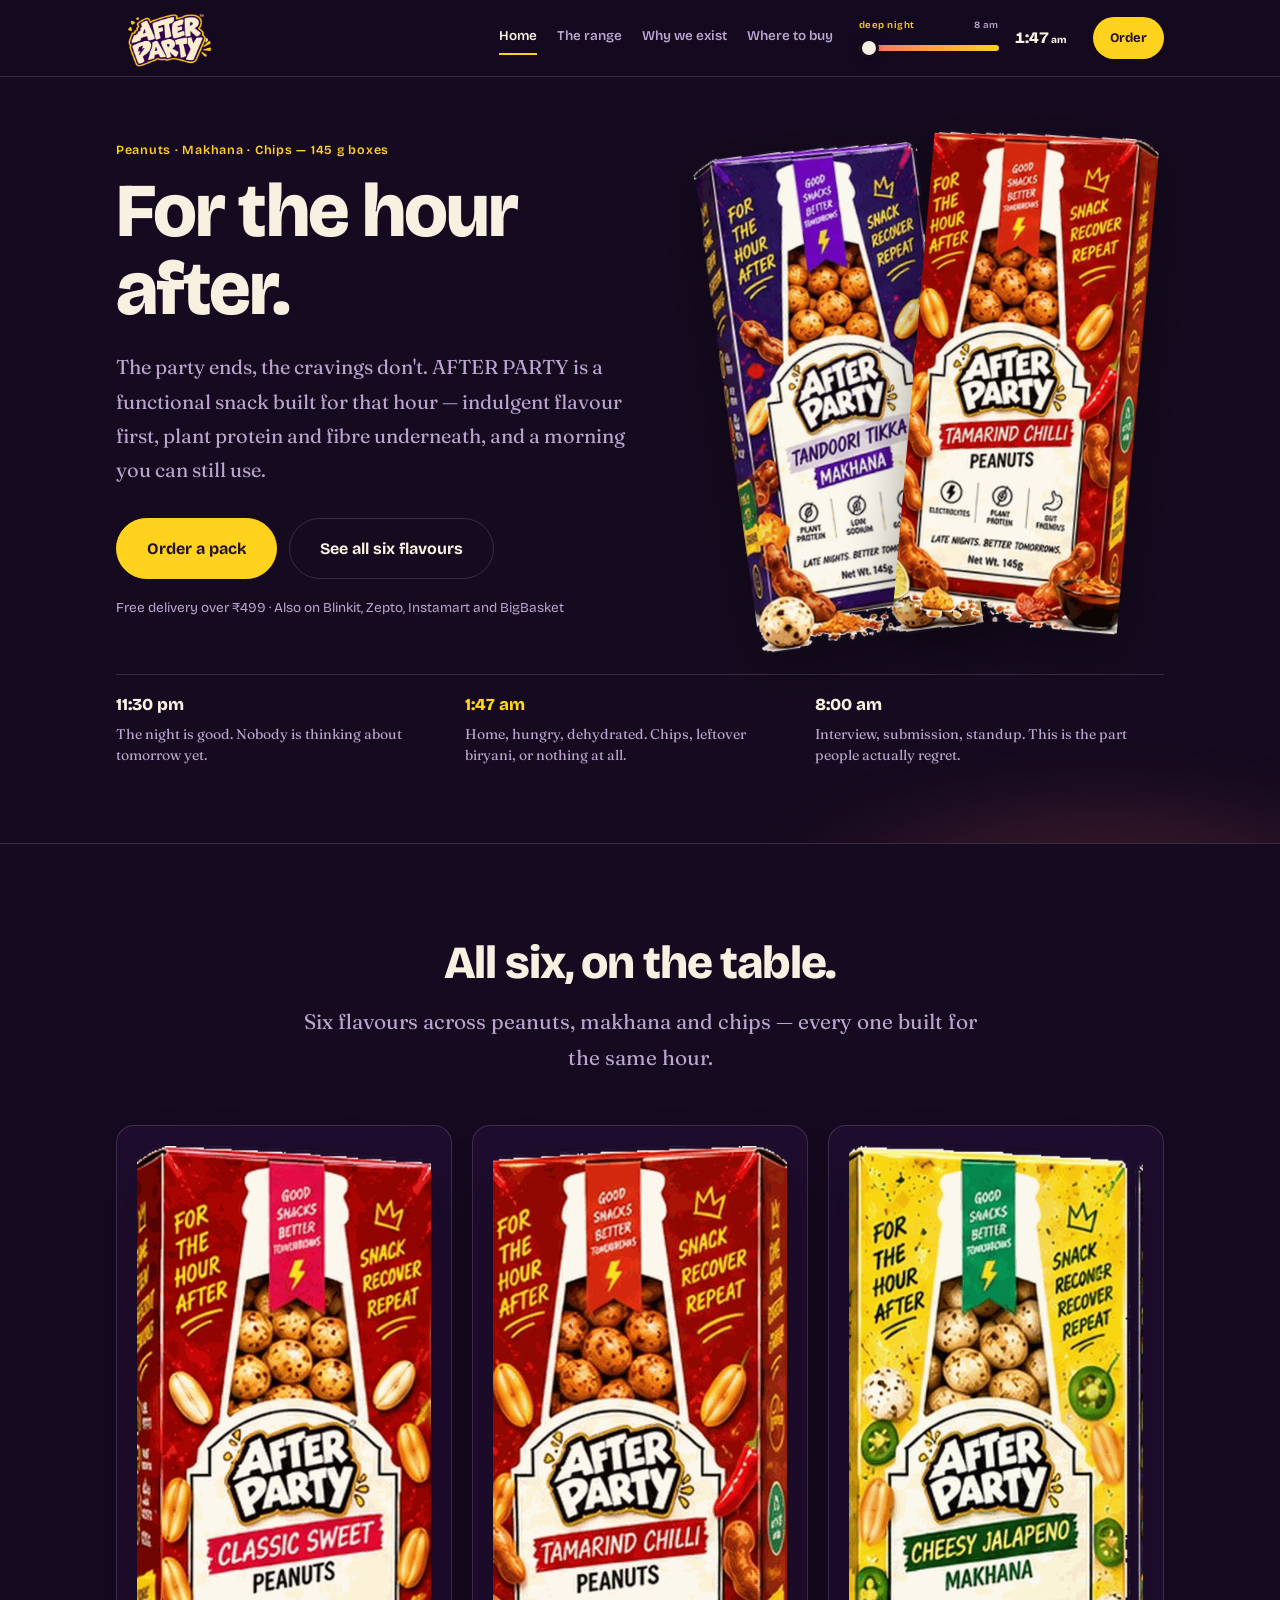
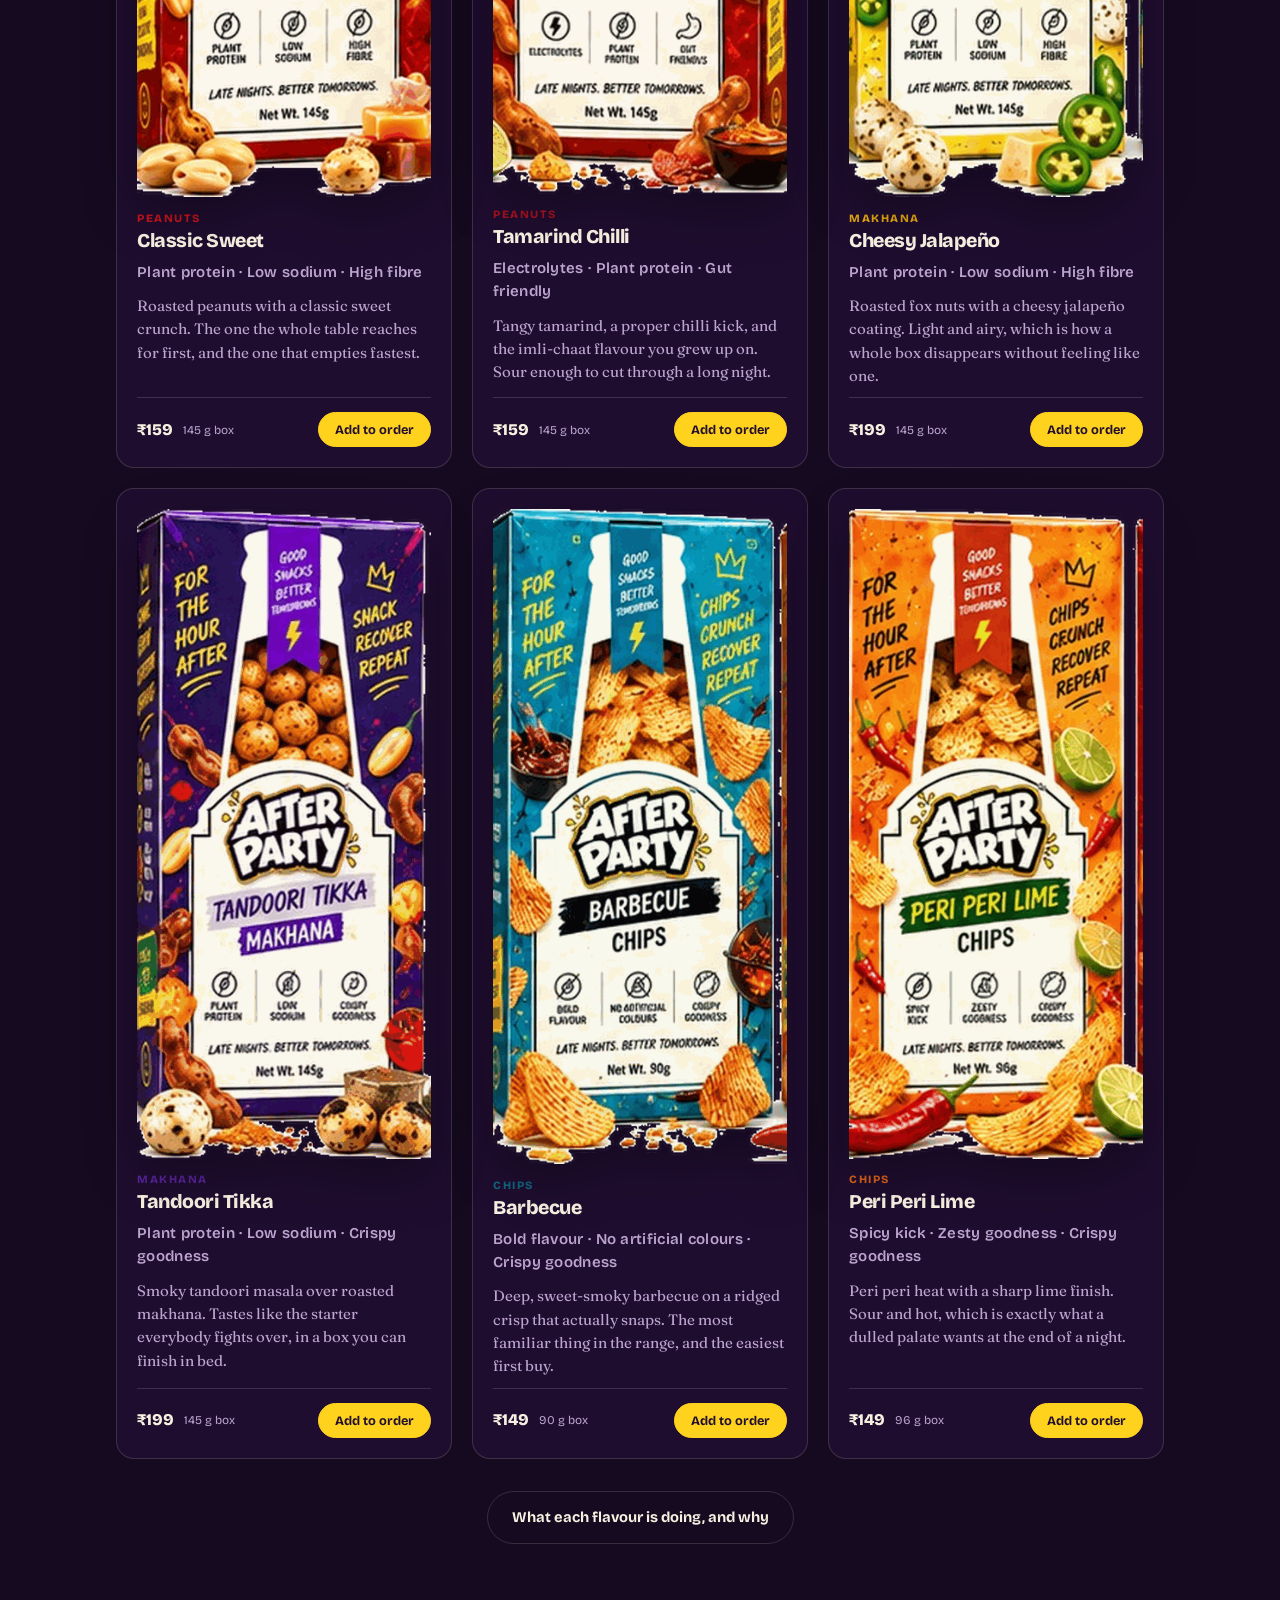
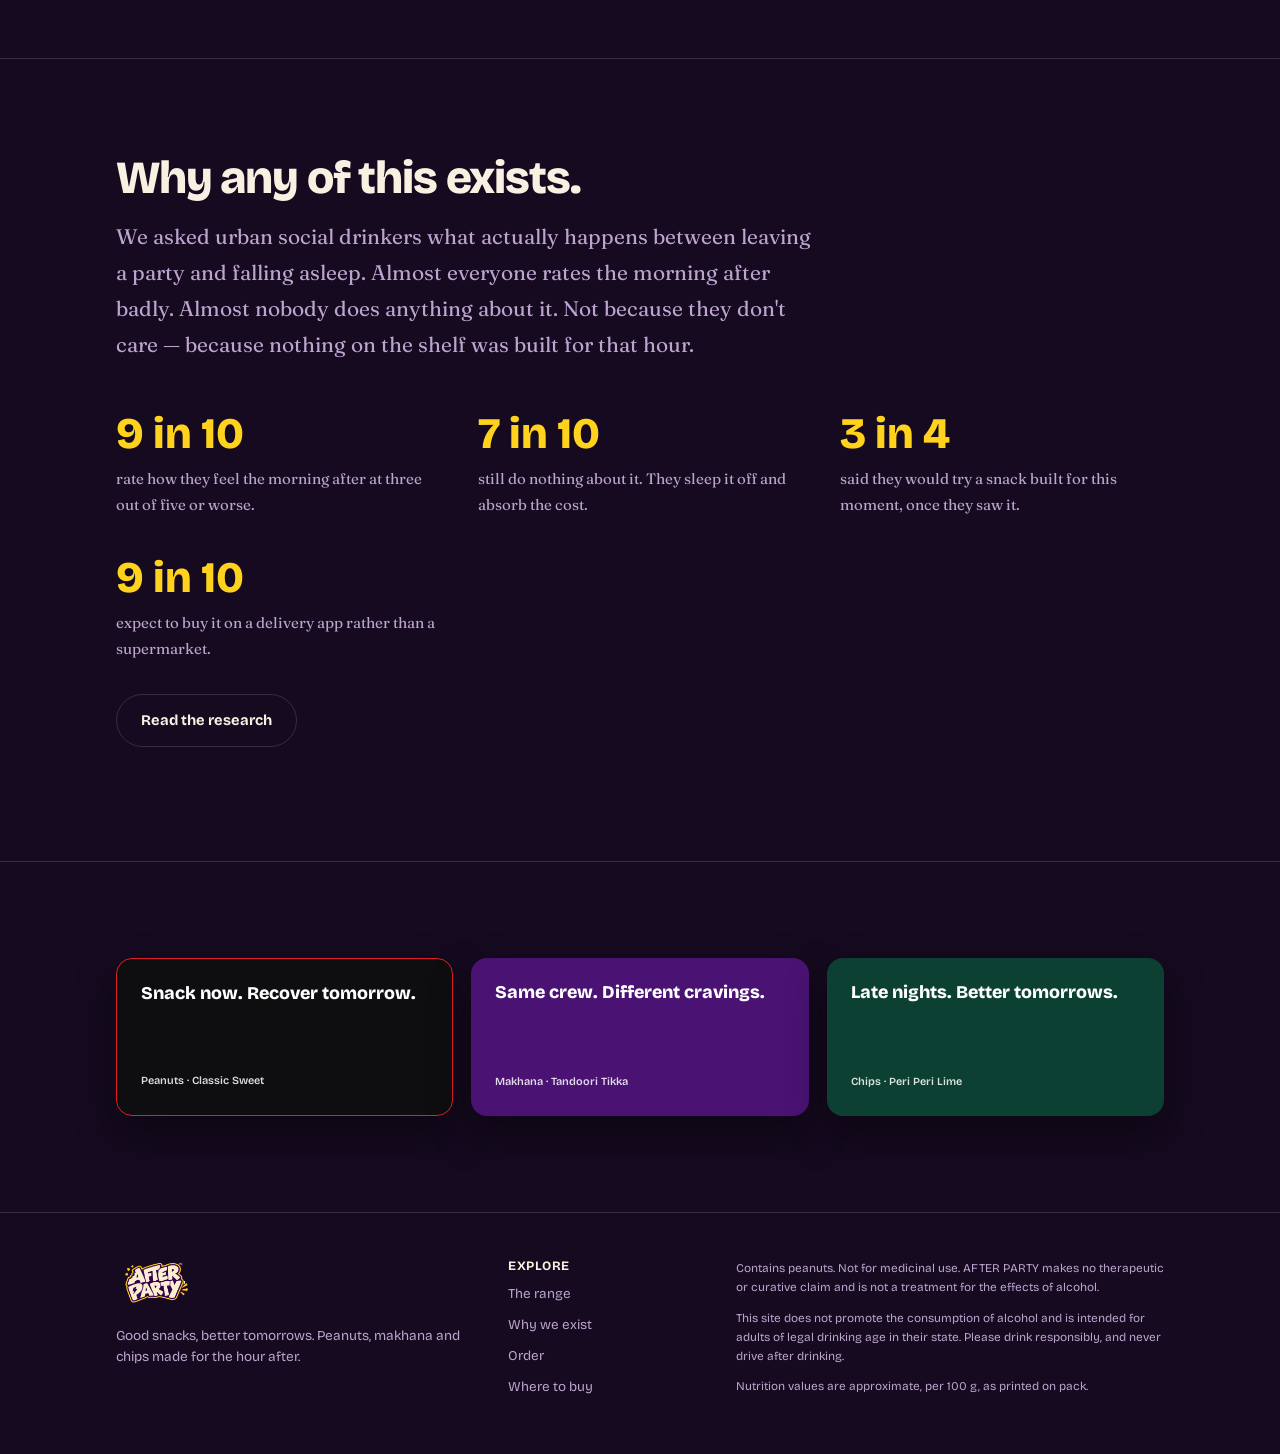
<file: index.html>
<!DOCTYPE html>
<html lang="en">
<head>
<meta charset="utf-8" />
<meta name="viewport" content="width=device-width, initial-scale=1" />
<title>AFTER PARTY — good snacks, better tomorrows</title>
<meta name="description" content="AFTER PARTY makes peanuts for the hour after a night out. Three flavours, plant protein, high fibre. Order direct or find us on Blinkit, Zepto, Instamart and BigBasket." />
<meta name="theme-color" content="#1A0B24" />
<meta property="og:title" content="AFTER PARTY — good snacks, better tomorrows" />
<meta property="og:description" content="Peanuts for the hour after. Three flavours, 145 g, delivered." />
<link rel="preconnect" href="https://fonts.googleapis.com">
<link rel="preconnect" href="https://fonts.gstatic.com" crossorigin>
<link href="https://fonts.googleapis.com/css2?family=Bricolage+Grotesque:opsz,wght@12..96,400;12..96,600;12..96,800&family=Fraunces:ital,opsz,wght@0,9..144,400;0,9..144,600;1,9..144,400&display=swap" rel="stylesheet">
<link rel="icon" href="data:image/svg+xml,<svg xmlns='http://www.w3.org/2000/svg' viewBox='0 0 100 100'><rect width='100' height='100' rx='22' fill='%233A0B3F'/><path d='M55 18 L34 54 h14 l-6 30 22-38 h-14 z' fill='%23FFD21E'/></svg>">
<link rel="stylesheet" href="styles.css">
</head>
<body>
<a class="skip" href="#main">Skip to content</a>

<header>
  <div class="wrap bar">
    <a class="mark" href="index.html"><img src="logo.png" alt="AFTER PARTY" /></a>
    <nav>
      <a href="index.html" aria-current="page">Home</a>
      <a href="product.html">The range</a>
      <a href="story.html">Why we exist</a>
      <a href="stockists.html">Where to buy</a>
    </nav>
    <div class="dial">
      <div class="dialtrack">
        <div class="cap"><span id="dialcap">deep night</span><span>8 am</span></div>
        <input id="time" type="range" min="0" max="3" value="0" step="1" list="timestops" aria-label="Move the night forward to the morning after" />
        <datalist id="timestops"><option value="0"></option><option value="1"></option><option value="2"></option><option value="3"></option></datalist>
      </div>
      <div class="clock" id="clock">1:47<span style="font-size:.62em"> am</span></div>
    </div>
    <a class="cartlink" href="order.html" data-cartcount>Order</a>
  </div>
</header>

<main id="main">

<section class="hero">
  <div class="wrap">
    <div class="herogrid">
      <div>
        <p class="hint">Peanuts · Makhana · Chips — 145 g boxes</p>
        <h1>For the hour after.</h1>
        <p class="heroline">The party ends, the cravings don't. AFTER PARTY is a functional snack built for that hour — indulgent flavour first, plant protein and fibre underneath, and a morning you can still use.</p>
        <div class="cta">
          <a class="btn big" href="order.html">Order a pack</a>
          <a class="btn ghost big" href="product.html">See all six flavours</a>
        </div>
        <p class="small" style="margin-top:18px">Free delivery over ₹499 · Also on Blinkit, Zepto, Instamart and BigBasket</p>
      </div>
      <div class="herostack" id="herostack" aria-hidden="true"></div>
    </div>

    <div class="timeline">
      <div><b>11:30 pm</b><p>The night is good. Nobody is thinking about tomorrow yet.</p></div>
      <div><b>1:47 am</b><p>Home, hungry, dehydrated. Chips, leftover biryani, or nothing at all.</p></div>
      <div><b>8:00 am</b><p>Interview, submission, standup. This is the part people actually regret.</p></div>
    </div>
  </div>
</section>

<section class="sec">
  <div class="wrap">
    <div class="head center" style="text-align:center">
      <h2>All six, on the table.</h2>
      <p class="lede" style="margin-inline:auto">Six flavours across peanuts, makhana and chips — every one built for the same hour.</p>
    </div>
    <div class="skus" data-range></div>
    <p class="center" style="margin-top:32px"><a class="btn ghost" href="product.html">What each flavour is doing, and why</a></p>
  </div>
</section>

<section class="sec">
  <div class="wrap">
    <div class="head">
      <h2>Why any of this exists.</h2>
      <p class="lede">We asked urban social drinkers what actually happens between leaving a party and falling asleep. Almost everyone rates the morning after badly. Almost nobody does anything about it. Not because they don't care — because nothing on the shelf was built for that hour.</p>
    </div>
    <div class="grid2">
      <div class="stat"><b>9 in 10</b><p>rate how they feel the morning after at three out of five or worse.</p></div>
      <div class="stat"><b>7 in 10</b><p>still do nothing about it. They sleep it off and absorb the cost.</p></div>
      <div class="stat"><b>3 in 4</b><p>said they would try a snack built for this moment, once they saw it.</p></div>
      <div class="stat"><b>9 in 10</b><p>expect to buy it on a delivery app rather than a supermarket.</p></div>
    </div>
    <p style="margin-top:32px"><a class="btn ghost" href="story.html">Read the research</a></p>
  </div>
</section>

<section class="sec">
  <div class="wrap">
    <div class="tiles">
      <div class="tile a"><p>Snack now. Recover tomorrow.</p><span>Peanuts · Classic Sweet</span></div>
      <div class="tile b"><p>Same crew. Different cravings.</p><span>Makhana · Tandoori Tikka</span></div>
      <div class="tile c"><p>Late nights. Better tomorrows.</p><span>Chips · Peri Peri Lime</span></div>
    </div>
  </div>
</section>

</main>

<footer>
  <div class="wrap fgrid">
    <div>
      <img src="logo.png" alt="AFTER PARTY" />
      <p class="small">Good snacks, better tomorrows. Peanuts, makhana and chips made for the hour after.</p>
    </div>
    <div>
      <h4>EXPLORE</h4>
      <ul>
        <li><a href="product.html">The range</a></li>
        <li><a href="story.html">Why we exist</a></li>
        <li><a href="order.html">Order</a></li>
        <li><a href="stockists.html">Where to buy</a></li>
      </ul>
    </div>
    <div class="legal">
      <p>Contains peanuts. Not for medicinal use. AFTER PARTY makes no therapeutic or curative claim and is not a treatment for the effects of alcohol.</p>
      <p>This site does not promote the consumption of alcohol and is intended for adults of legal drinking age in their state. Please drink responsibly, and never drive after drinking.</p>
      <p>Nutrition values are approximate, per 100 g, as printed on pack.</p>
    </div>
  </div>
</footer>

<script src="app.js"></script>
</body>
</html>
</file>
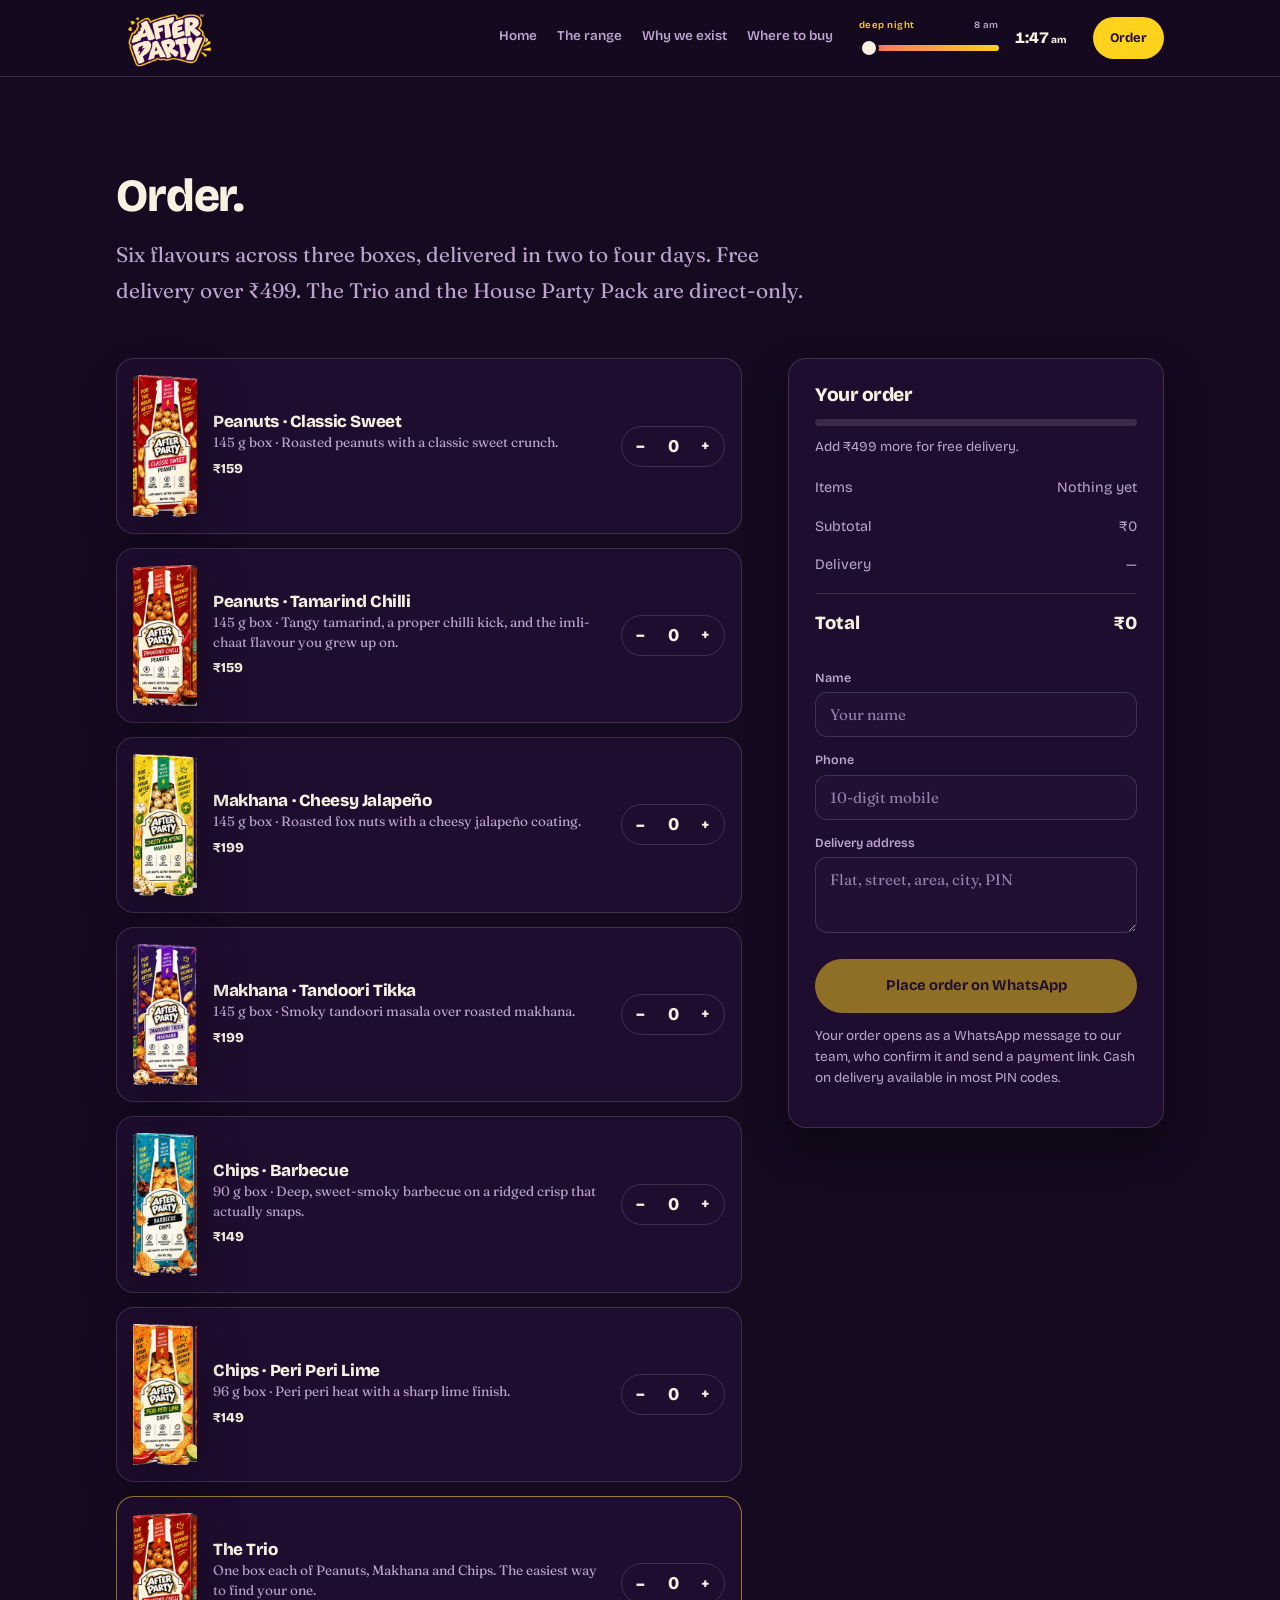
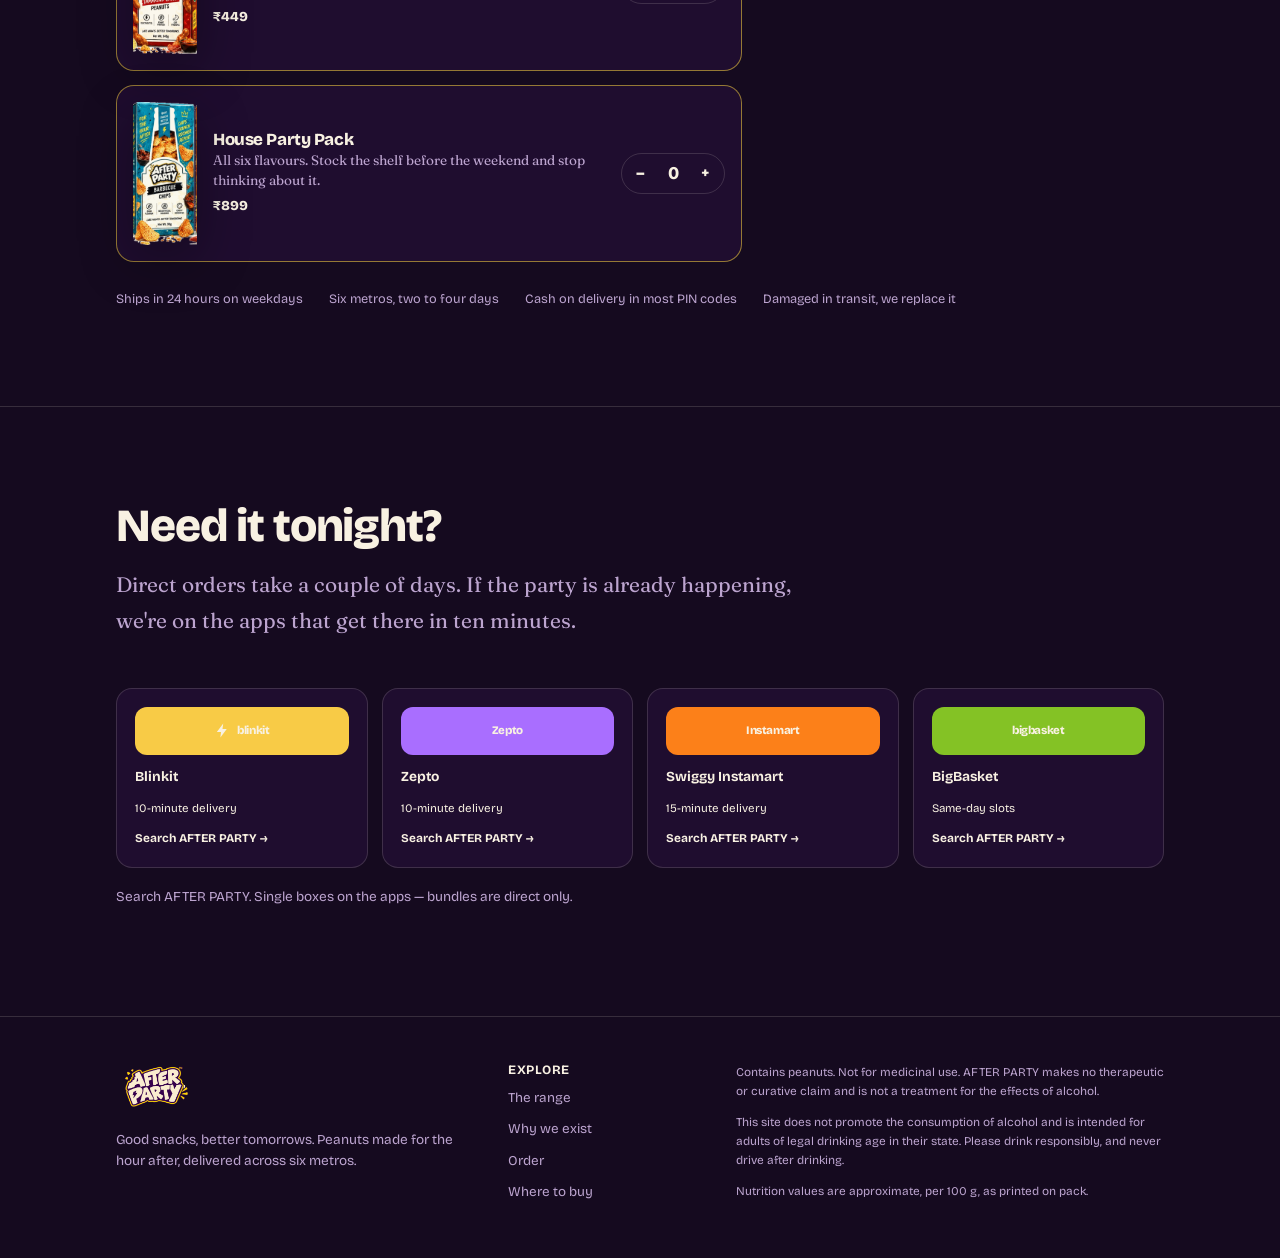
<file: order.html>
<!DOCTYPE html>
<html lang="en">
<head>
<meta charset="utf-8" />
<meta name="viewport" content="width=device-width, initial-scale=1" />
<title>Order — AFTER PARTY</title>
<meta name="description" content="Order AFTER PARTY peanuts direct. Single cartons, the Trio, or the House Party Pack. Free delivery over Rs 499." />
<meta name="theme-color" content="#1A0B24" />
<meta property="og:title" content="AFTER PARTY — good snacks, better tomorrows" />
<meta property="og:description" content="Peanuts for the hour after. Three flavours, 145 g, delivered." />
<link rel="preconnect" href="https://fonts.googleapis.com">
<link rel="preconnect" href="https://fonts.gstatic.com" crossorigin>
<link href="https://fonts.googleapis.com/css2?family=Bricolage+Grotesque:opsz,wght@12..96,400;12..96,600;12..96,800&family=Fraunces:ital,opsz,wght@0,9..144,400;0,9..144,600;1,9..144,400&display=swap" rel="stylesheet">
<link rel="icon" href="data:image/svg+xml,<svg xmlns='http://www.w3.org/2000/svg' viewBox='0 0 100 100'><rect width='100' height='100' rx='22' fill='%233A0B3F'/><path d='M55 18 L34 54 h14 l-6 30 22-38 h-14 z' fill='%23FFD21E'/></svg>">
<link rel="stylesheet" href="styles.css">
</head>
<body>
<a class="skip" href="#main">Skip to content</a>

<header>
  <div class="wrap bar">
    <a class="mark" href="index.html"><img src="logo.png" alt="AFTER PARTY" /></a>
    <nav>
      <a href="index.html">Home</a>
      <a href="product.html">The range</a>
      <a href="story.html">Why we exist</a>
      <a href="stockists.html">Where to buy</a>
    </nav>
    <div class="dial">
      <div class="dialtrack">
        <div class="cap"><span id="dialcap">deep night</span><span>8 am</span></div>
        <input id="time" type="range" min="0" max="3" value="0" step="1" list="timestops" aria-label="Move the night forward to the morning after" />
        <datalist id="timestops"><option value="0"></option><option value="1"></option><option value="2"></option><option value="3"></option></datalist>
      </div>
      <div class="clock" id="clock">1:47<span style="font-size:.62em"> am</span></div>
    </div>
    <a class="cartlink" href="order.html" aria-current="page" data-cartcount>Order</a>
  </div>
</header>

<main id="main">

<section class="sec first">
  <div class="wrap">
    <div class="head">
      <h2>Order.</h2>
      <p class="lede">Six flavours across three boxes, delivered in two to four days. Free delivery over ₹499. The Trio and the House Party Pack are direct-only.</p>
    </div>
    <div class="ordergrid">
      <div class="pick" id="pick"></div>

      <aside class="summary">
        <h3 style="font-size:1.2rem; margin-bottom:14px">Your order</h3>
        <div class="freebar"><i id="freebar"></i></div>
        <p class="small" id="freenote" style="margin:0 0 12px">Add ₹499 more for free delivery.</p>
        <div class="sumline"><span>Items</span><span id="sumitems">Nothing yet</span></div>
        <div class="sumline"><span>Subtotal</span><span id="sumsub">₹0</span></div>
        <div class="sumline"><span>Delivery</span><span id="sumship">—</span></div>
        <div class="sumline tot"><span>Total</span><span id="sumtot">₹0</span></div>

        <div class="fields">
          <div><label for="fname">Name</label><input id="fname" type="text" autocomplete="name" placeholder="Your name" /></div>
          <div><label for="fphone">Phone</label><input id="fphone" type="tel" autocomplete="tel" placeholder="10-digit mobile" /></div>
          <div><label for="faddr">Delivery address</label><textarea id="faddr" autocomplete="street-address" placeholder="Flat, street, area, city, PIN"></textarea></div>
        </div>

        <a class="btn" id="place" href="#" role="button">Place order on WhatsApp</a>
        <p class="small" style="margin-top:12px">Your order opens as a WhatsApp message to our team, who confirm it and send a payment link. Cash on delivery available in most PIN codes.</p>
      </aside>
    </div>

    <div class="trust">
      <span>Ships in 24 hours on weekdays</span>
      <span>Six metros, two to four days</span>
      <span>Cash on delivery in most PIN codes</span>
      <span>Damaged in transit, we replace it</span>
    </div>
  </div>
</section>

<section class="sec">
  <div class="wrap">
    <div class="head">
      <h2>Need it tonight?</h2>
      <p class="lede">Direct orders take a couple of days. If the party is already happening, we're on the apps that get there in ten minutes.</p>
    </div>
          <div class="retailers">
      <a class="retailer" style="--rc:#F8CB46;--rc-deep:#8A6A00" href="https://blinkit.com" target="_blank" rel="noopener">
        <span class="rlogo"><svg viewBox="0 0 24 24" fill="currentColor"><path d="M13 2 4 14h6l-1 8 9-12h-6z"/></svg>blinkit</span>
        <b>Blinkit</b><span>10-minute delivery</span><span class="go">Search AFTER PARTY →</span>
      </a>
      <a class="retailer" style="--rc:#A96EFF;--rc-deep:#5A17C4" href="https://www.zeptonow.com" target="_blank" rel="noopener">
        <span class="rlogo">Zepto</span>
        <b>Zepto</b><span>10-minute delivery</span><span class="go">Search AFTER PARTY →</span>
      </a>
      <a class="retailer" style="--rc:#FC8019;--rc-deep:#B4500A" href="https://www.swiggy.com/instamart" target="_blank" rel="noopener">
        <span class="rlogo">Instamart</span>
        <b>Swiggy Instamart</b><span>15-minute delivery</span><span class="go">Search AFTER PARTY →</span>
      </a>
      <a class="retailer" style="--rc:#84C225;--rc-deep:#3F6E12" href="https://www.bigbasket.com" target="_blank" rel="noopener">
        <span class="rlogo">bigbasket</span>
        <b>BigBasket</b><span>Same-day slots</span><span class="go">Search AFTER PARTY →</span>
      </a>
    </div>
    <p class="small" style="margin-top:18px">Search AFTER PARTY. Single boxes on the apps — bundles are direct only.</p>
  </div>
</section>

</main>

<footer>
  <div class="wrap fgrid">
    <div>
      <img src="logo.png" alt="AFTER PARTY" />
      <p class="small">Good snacks, better tomorrows. Peanuts made for the hour after, delivered across six metros.</p>
    </div>
    <div>
      <h4>EXPLORE</h4>
      <ul>
        <li><a href="product.html">The range</a></li>
        <li><a href="story.html">Why we exist</a></li>
        <li><a href="order.html">Order</a></li>
        <li><a href="stockists.html">Where to buy</a></li>
      </ul>
    </div>
    <div class="legal">
      <p>Contains peanuts. Not for medicinal use. AFTER PARTY makes no therapeutic or curative claim and is not a treatment for the effects of alcohol.</p>
      <p>This site does not promote the consumption of alcohol and is intended for adults of legal drinking age in their state. Please drink responsibly, and never drive after drinking.</p>
      <p>Nutrition values are approximate, per 100 g, as printed on pack.</p>
    </div>
  </div>
</footer>

<script src="app.js"></script>
</body>
</html>
</file>
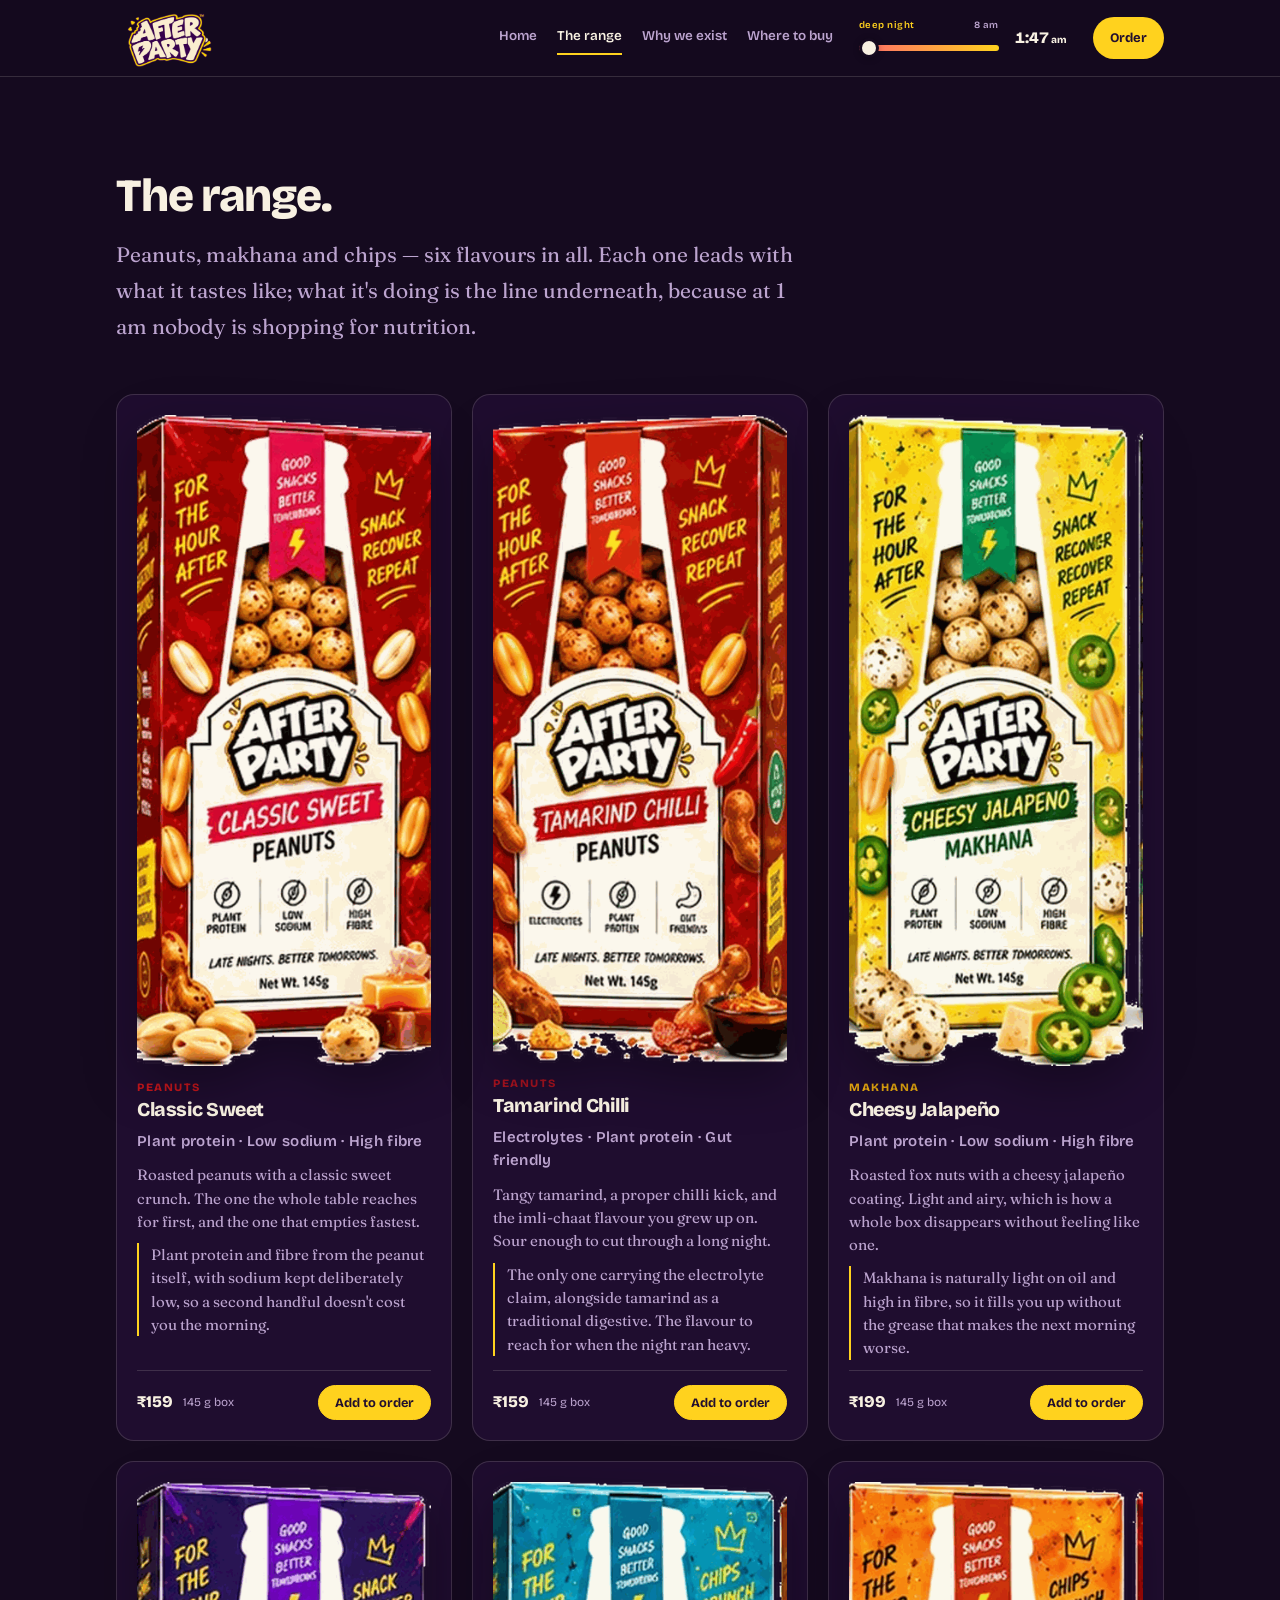
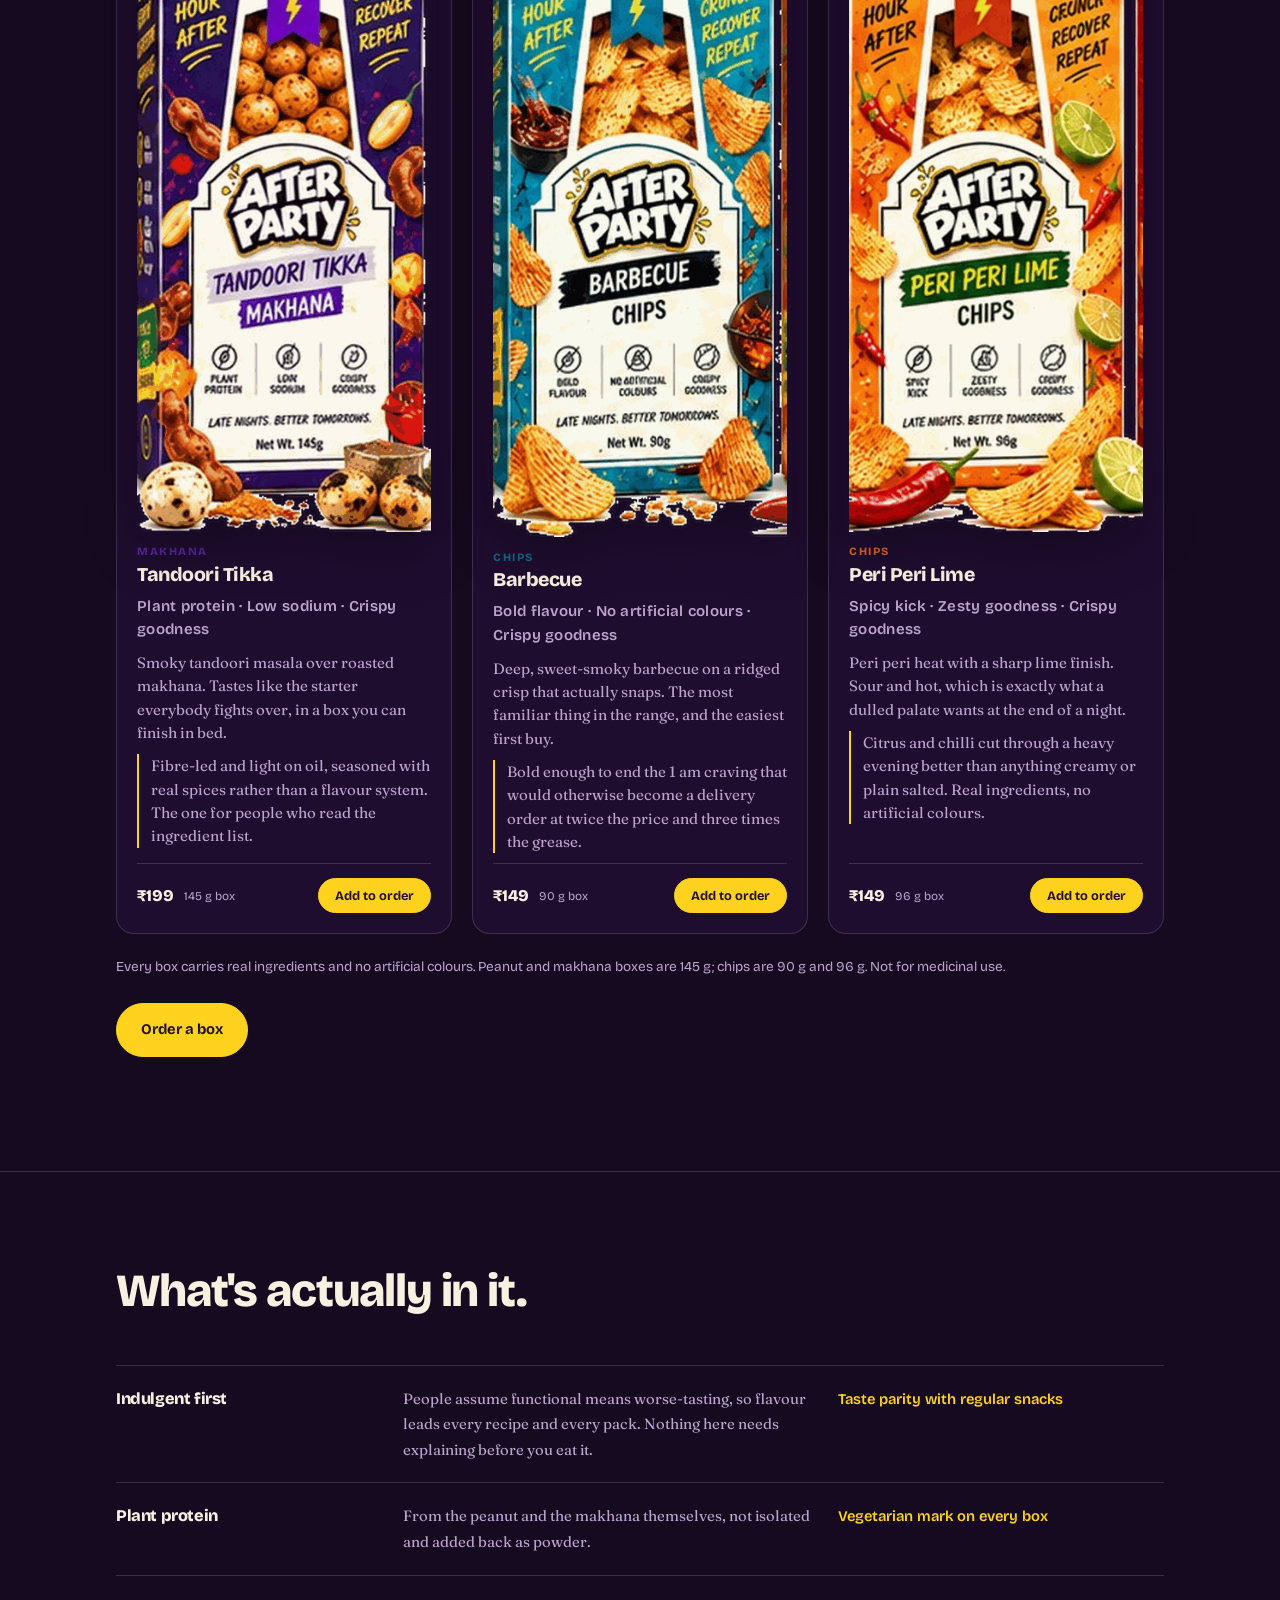
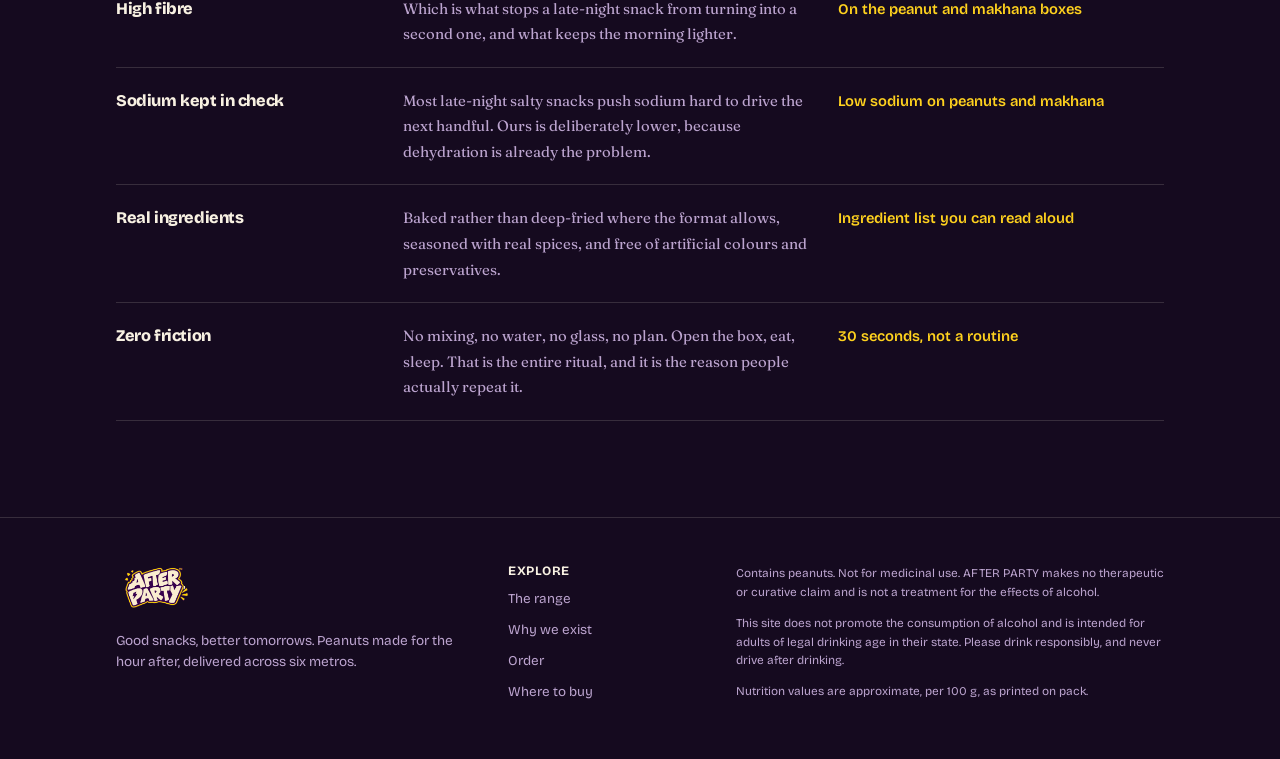
<file: product.html>
<!DOCTYPE html>
<html lang="en">
<head>
<meta charset="utf-8" />
<meta name="viewport" content="width=device-width, initial-scale=1" />
<title>The range — AFTER PARTY</title>
<meta name="description" content="The AFTER PARTY range: Peanuts, Makhana and Chips, six flavours in 145 g boxes. What each one tastes like and what it is doing." />
<meta name="theme-color" content="#1A0B24" />
<meta property="og:title" content="AFTER PARTY — good snacks, better tomorrows" />
<meta property="og:description" content="Peanuts for the hour after. Three flavours, 145 g, delivered." />
<link rel="preconnect" href="https://fonts.googleapis.com">
<link rel="preconnect" href="https://fonts.gstatic.com" crossorigin>
<link href="https://fonts.googleapis.com/css2?family=Bricolage+Grotesque:opsz,wght@12..96,400;12..96,600;12..96,800&family=Fraunces:ital,opsz,wght@0,9..144,400;0,9..144,600;1,9..144,400&display=swap" rel="stylesheet">
<link rel="icon" href="data:image/svg+xml,<svg xmlns='http://www.w3.org/2000/svg' viewBox='0 0 100 100'><rect width='100' height='100' rx='22' fill='%233A0B3F'/><path d='M55 18 L34 54 h14 l-6 30 22-38 h-14 z' fill='%23FFD21E'/></svg>">
<link rel="stylesheet" href="styles.css">
</head>
<body>
<a class="skip" href="#main">Skip to content</a>

<header>
  <div class="wrap bar">
    <a class="mark" href="index.html"><img src="logo.png" alt="AFTER PARTY" /></a>
    <nav>
      <a href="index.html">Home</a>
      <a href="product.html" aria-current="page">The range</a>
      <a href="story.html">Why we exist</a>
      <a href="stockists.html">Where to buy</a>
    </nav>
    <div class="dial">
      <div class="dialtrack">
        <div class="cap"><span id="dialcap">deep night</span><span>8 am</span></div>
        <input id="time" type="range" min="0" max="3" value="0" step="1" list="timestops" aria-label="Move the night forward to the morning after" />
        <datalist id="timestops"><option value="0"></option><option value="1"></option><option value="2"></option><option value="3"></option></datalist>
      </div>
      <div class="clock" id="clock">1:47<span style="font-size:.62em"> am</span></div>
    </div>
    <a class="cartlink" href="order.html" data-cartcount>Order</a>
  </div>
</header>

<main id="main">

<section class="sec first">
  <div class="wrap">
    <div class="head">
      <h2>The range.</h2>
      <p class="lede">Peanuts, makhana and chips — six flavours in all. Each one leads with what it tastes like; what it's doing is the line underneath, because at 1 am nobody is shopping for nutrition.</p>
    </div>
    <div class="skus" data-range="full"></div>
    <p class="small" style="margin-top:22px">Every box carries real ingredients and no artificial colours. Peanut and makhana boxes are 145 g; chips are 90 g and 96 g. Not for medicinal use.</p>
    <p style="margin-top:26px"><a class="btn" href="order.html">Order a box</a></p>
  </div>
</section>

<section class="sec">
  <div class="wrap">
    <div class="head"><h2>What's actually in it.</h2></div>
    <div class="rows">
      <div class="row"><h4>Indulgent first</h4><p>People assume functional means worse-tasting, so flavour leads every recipe and every pack. Nothing here needs explaining before you eat it.</p><div class="win2">Taste parity with regular snacks</div></div>
      <div class="row"><h4>Plant protein</h4><p>From the peanut and the makhana themselves, not isolated and added back as powder.</p><div class="win2">Vegetarian mark on every box</div></div>
      <div class="row"><h4>High fibre</h4><p>Which is what stops a late-night snack from turning into a second one, and what keeps the morning lighter.</p><div class="win2">On the peanut and makhana boxes</div></div>
      <div class="row"><h4>Sodium kept in check</h4><p>Most late-night salty snacks push sodium hard to drive the next handful. Ours is deliberately lower, because dehydration is already the problem.</p><div class="win2">Low sodium on peanuts and makhana</div></div>
      <div class="row"><h4>Real ingredients</h4><p>Baked rather than deep-fried where the format allows, seasoned with real spices, and free of artificial colours and preservatives.</p><div class="win2">Ingredient list you can read aloud</div></div>
      <div class="row"><h4>Zero friction</h4><p>No mixing, no water, no glass, no plan. Open the box, eat, sleep. That is the entire ritual, and it is the reason people actually repeat it.</p><div class="win2">30 seconds, not a routine</div></div>
    </div>
  </div>
</section>

</main>

<footer>
  <div class="wrap fgrid">
    <div>
      <img src="logo.png" alt="AFTER PARTY" />
      <p class="small">Good snacks, better tomorrows. Peanuts made for the hour after, delivered across six metros.</p>
    </div>
    <div>
      <h4>EXPLORE</h4>
      <ul>
        <li><a href="product.html">The range</a></li>
        <li><a href="story.html">Why we exist</a></li>
        <li><a href="order.html">Order</a></li>
        <li><a href="stockists.html">Where to buy</a></li>
      </ul>
    </div>
    <div class="legal">
      <p>Contains peanuts. Not for medicinal use. AFTER PARTY makes no therapeutic or curative claim and is not a treatment for the effects of alcohol.</p>
      <p>This site does not promote the consumption of alcohol and is intended for adults of legal drinking age in their state. Please drink responsibly, and never drive after drinking.</p>
      <p>Nutrition values are approximate, per 100 g, as printed on pack.</p>
    </div>
  </div>
</footer>

<script src="app.js"></script>
</body>
</html>
</file>
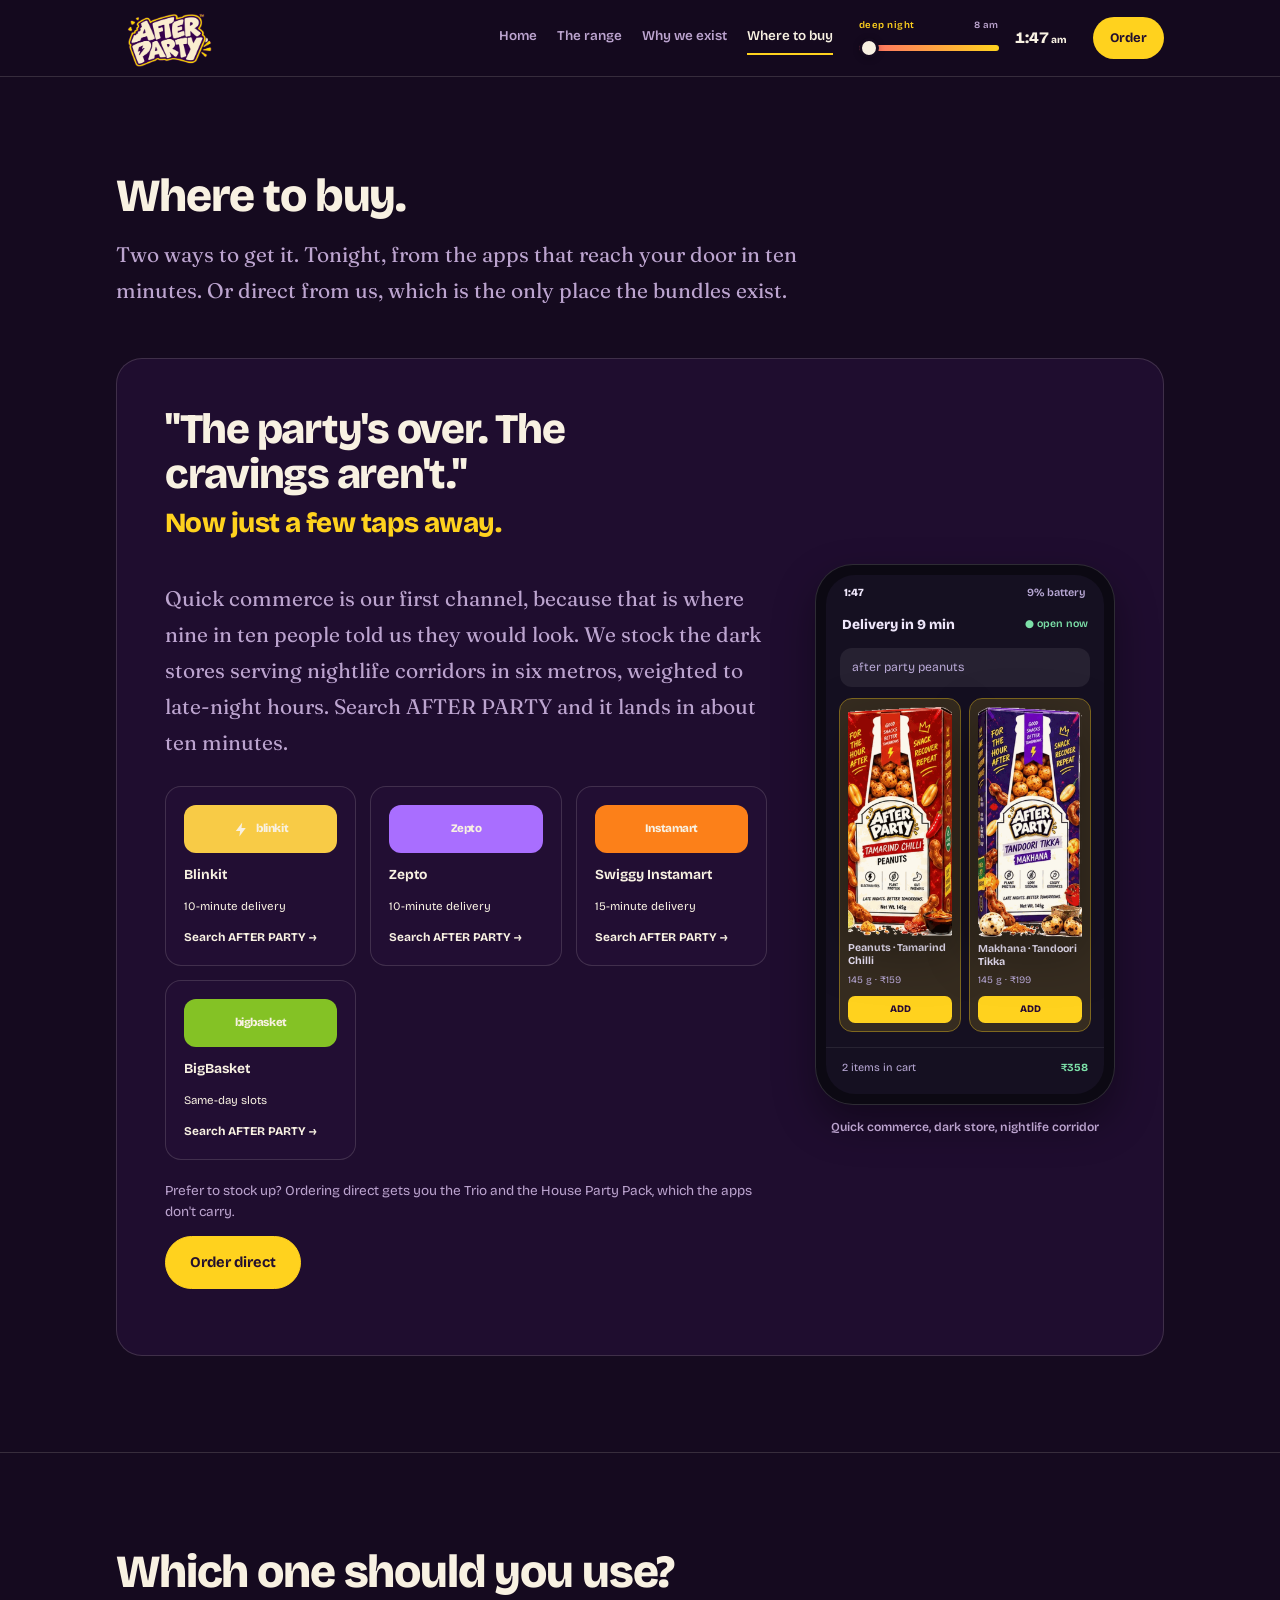
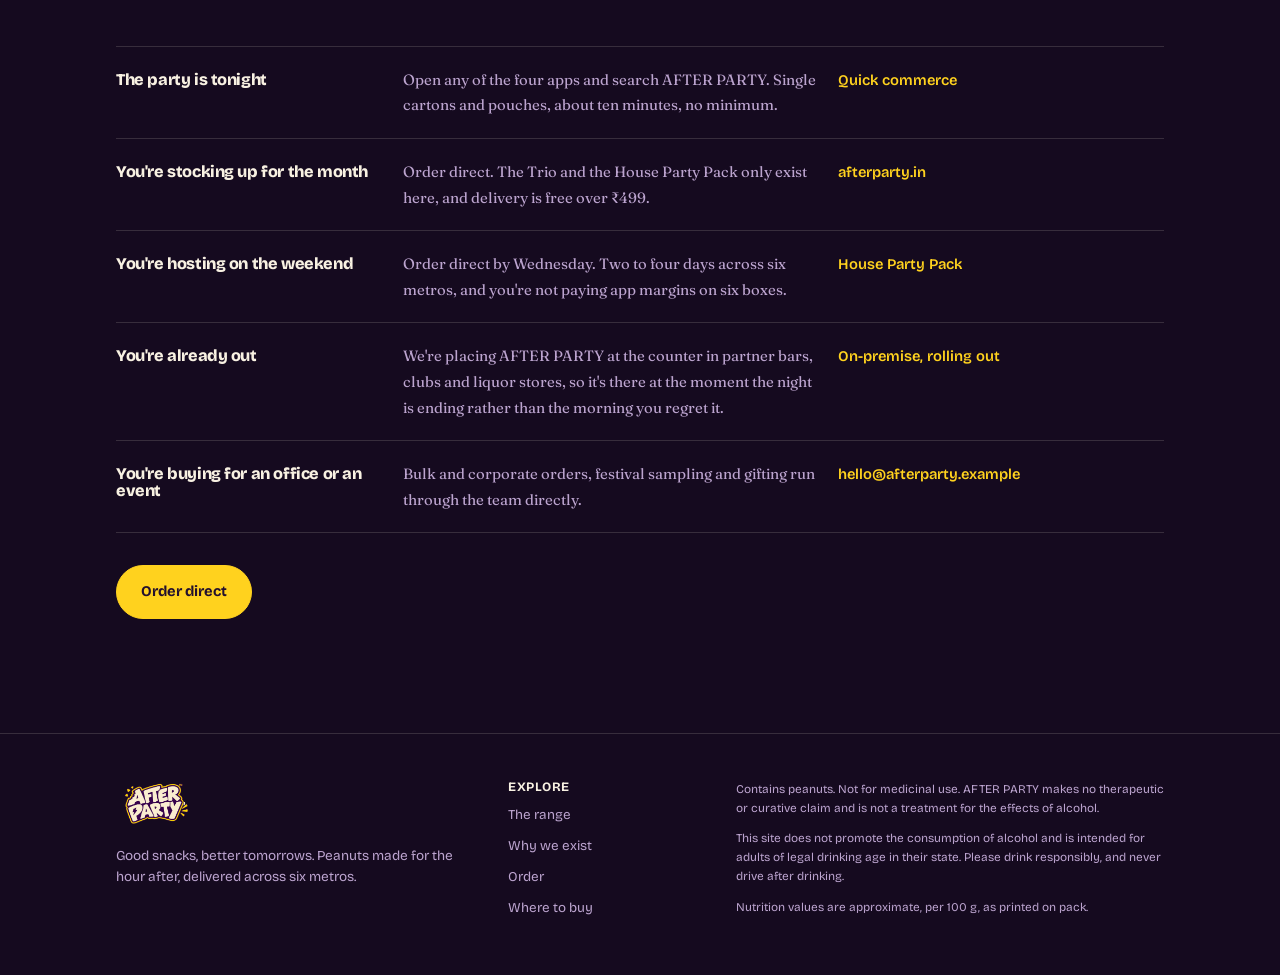
<file: stockists.html>
<!DOCTYPE html>
<html lang="en">
<head>
<meta charset="utf-8" />
<meta name="viewport" content="width=device-width, initial-scale=1" />
<title>Where to buy — AFTER PARTY</title>
<meta name="description" content="Find AFTER PARTY on Blinkit, Zepto, Swiggy Instamart and BigBasket, or order direct for the bundles." />
<meta name="theme-color" content="#1A0B24" />
<meta property="og:title" content="AFTER PARTY — good snacks, better tomorrows" />
<meta property="og:description" content="Peanuts for the hour after. Three flavours, 145 g, delivered." />
<link rel="preconnect" href="https://fonts.googleapis.com">
<link rel="preconnect" href="https://fonts.gstatic.com" crossorigin>
<link href="https://fonts.googleapis.com/css2?family=Bricolage+Grotesque:opsz,wght@12..96,400;12..96,600;12..96,800&family=Fraunces:ital,opsz,wght@0,9..144,400;0,9..144,600;1,9..144,400&display=swap" rel="stylesheet">
<link rel="icon" href="data:image/svg+xml,<svg xmlns='http://www.w3.org/2000/svg' viewBox='0 0 100 100'><rect width='100' height='100' rx='22' fill='%233A0B3F'/><path d='M55 18 L34 54 h14 l-6 30 22-38 h-14 z' fill='%23FFD21E'/></svg>">
<link rel="stylesheet" href="styles.css">
</head>
<body>
<a class="skip" href="#main">Skip to content</a>

<header>
  <div class="wrap bar">
    <a class="mark" href="index.html"><img src="logo.png" alt="AFTER PARTY" /></a>
    <nav>
      <a href="index.html">Home</a>
      <a href="product.html">The range</a>
      <a href="story.html">Why we exist</a>
      <a href="stockists.html" aria-current="page">Where to buy</a>
    </nav>
    <div class="dial">
      <div class="dialtrack">
        <div class="cap"><span id="dialcap">deep night</span><span>8 am</span></div>
        <input id="time" type="range" min="0" max="3" value="0" step="1" list="timestops" aria-label="Move the night forward to the morning after" />
        <datalist id="timestops"><option value="0"></option><option value="1"></option><option value="2"></option><option value="3"></option></datalist>
      </div>
      <div class="clock" id="clock">1:47<span style="font-size:.62em"> am</span></div>
    </div>
    <a class="cartlink" href="order.html" data-cartcount>Order</a>
  </div>
</header>

<main id="main">
<section class="sec first">
  <div class="wrap">
    <div class="head">
      <h2>Where to buy.</h2>
      <p class="lede">Two ways to get it. Tonight, from the apps that reach your door in ten minutes. Or direct from us, which is the only place the bundles exist.</p>
    </div>
    <div class="availwrap">
      <div class="availgrid">
        <div>
          <p class="availquote">"The party's over. The cravings aren't."<span>Now just a few taps away.</span></p>
          <p class="lede" style="margin-top:22px">Quick commerce is our first channel, because that is where nine in ten people told us they would look. We stock the dark stores serving nightlife corridors in six metros, weighted to late-night hours. Search AFTER PARTY and it lands in about ten minutes.</p>
          <div class="retailers">
            <a class="retailer" style="--rc:#F8CB46;--rc-deep:#8A6A00" href="https://blinkit.com" target="_blank" rel="noopener">
              <span class="rlogo"><svg viewBox="0 0 24 24" fill="currentColor"><path d="M13 2 4 14h6l-1 8 9-12h-6z"/></svg>blinkit</span>
              <b>Blinkit</b><span>10-minute delivery</span><span class="go">Search AFTER PARTY →</span>
            </a>
            <a class="retailer" style="--rc:#A96EFF;--rc-deep:#5A17C4" href="https://www.zeptonow.com" target="_blank" rel="noopener">
              <span class="rlogo">Zepto</span>
              <b>Zepto</b><span>10-minute delivery</span><span class="go">Search AFTER PARTY →</span>
            </a>
            <a class="retailer" style="--rc:#FC8019;--rc-deep:#B4500A" href="https://www.swiggy.com/instamart" target="_blank" rel="noopener">
              <span class="rlogo">Instamart</span>
              <b>Swiggy Instamart</b><span>15-minute delivery</span><span class="go">Search AFTER PARTY →</span>
            </a>
            <a class="retailer" style="--rc:#84C225;--rc-deep:#3F6E12" href="https://www.bigbasket.com" target="_blank" rel="noopener">
              <span class="rlogo">bigbasket</span>
              <b>BigBasket</b><span>Same-day slots</span><span class="go">Search AFTER PARTY →</span>
            </a>
          </div>
          <p class="small" style="margin-top:20px">Prefer to stock up? Ordering direct gets you the Trio and the House Party Pack, which the apps don't carry.</p>
          <p style="margin-top:10px"><a class="btn" href="order.html">Order direct</a></p>
        </div>

        <div>
          <div class="phone" aria-hidden="true">
            <div class="screen">
              <div class="statusbar"><b>1:47</b><span>9% battery</span></div>
              <div class="appbar">Delivery in 9 min<em>● open now</em></div>
              <div class="searchfield">after party peanuts</div>
              <div class="applist">
                <div class="appcard hit"><div class="cartbox" data-mini="peanuts-tam"></div><b>Peanuts · Tamarind Chilli</b><span>145 g · ₹159</span><div class="buy">ADD</div></div>
                <div class="appcard hit"><div class="cartbox" data-mini="makhana-tan"></div><b>Makhana · Tandoori Tikka</b><span>145 g · ₹199</span><div class="buy">ADD</div></div>
              </div>
              <div class="appfoot"><span>2 items in cart</span><b>₹358</b></div>
            </div>
          </div>
          <p class="capt">Quick commerce, dark store, nightlife corridor</p>
        </div>
      </div>
    </div>
  </div>
</section>

<section class="sec">
  <div class="wrap">
    <div class="head">
      <h2>Which one should you use?</h2>
    </div>
    <div class="rows">
      <div class="row"><h4>The party is tonight</h4><p>Open any of the four apps and search AFTER PARTY. Single cartons and pouches, about ten minutes, no minimum.</p><div class="win2">Quick commerce</div></div>
      <div class="row"><h4>You're stocking up for the month</h4><p>Order direct. The Trio and the House Party Pack only exist here, and delivery is free over ₹499.</p><div class="win2">afterparty.in</div></div>
      <div class="row"><h4>You're hosting on the weekend</h4><p>Order direct by Wednesday. Two to four days across six metros, and you're not paying app margins on six boxes.</p><div class="win2">House Party Pack</div></div>
      <div class="row"><h4>You're already out</h4><p>We're placing AFTER PARTY at the counter in partner bars, clubs and liquor stores, so it's there at the moment the night is ending rather than the morning you regret it.</p><div class="win2">On-premise, rolling out</div></div>
      <div class="row"><h4>You're buying for an office or an event</h4><p>Bulk and corporate orders, festival sampling and gifting run through the team directly.</p><div class="win2">hello@afterparty.example</div></div>
    </div>
    <p style="margin-top:32px"><a class="btn" href="order.html">Order direct</a></p>
  </div>
</section>

</main>

<footer>
  <div class="wrap fgrid">
    <div>
      <img src="logo.png" alt="AFTER PARTY" />
      <p class="small">Good snacks, better tomorrows. Peanuts made for the hour after, delivered across six metros.</p>
    </div>
    <div>
      <h4>EXPLORE</h4>
      <ul>
        <li><a href="product.html">The range</a></li>
        <li><a href="story.html">Why we exist</a></li>
        <li><a href="order.html">Order</a></li>
        <li><a href="stockists.html">Where to buy</a></li>
      </ul>
    </div>
    <div class="legal">
      <p>Contains peanuts. Not for medicinal use. AFTER PARTY makes no therapeutic or curative claim and is not a treatment for the effects of alcohol.</p>
      <p>This site does not promote the consumption of alcohol and is intended for adults of legal drinking age in their state. Please drink responsibly, and never drive after drinking.</p>
      <p>Nutrition values are approximate, per 100 g, as printed on pack.</p>
    </div>
  </div>
</footer>

<script src="app.js"></script>
</body>
</html>
</file>
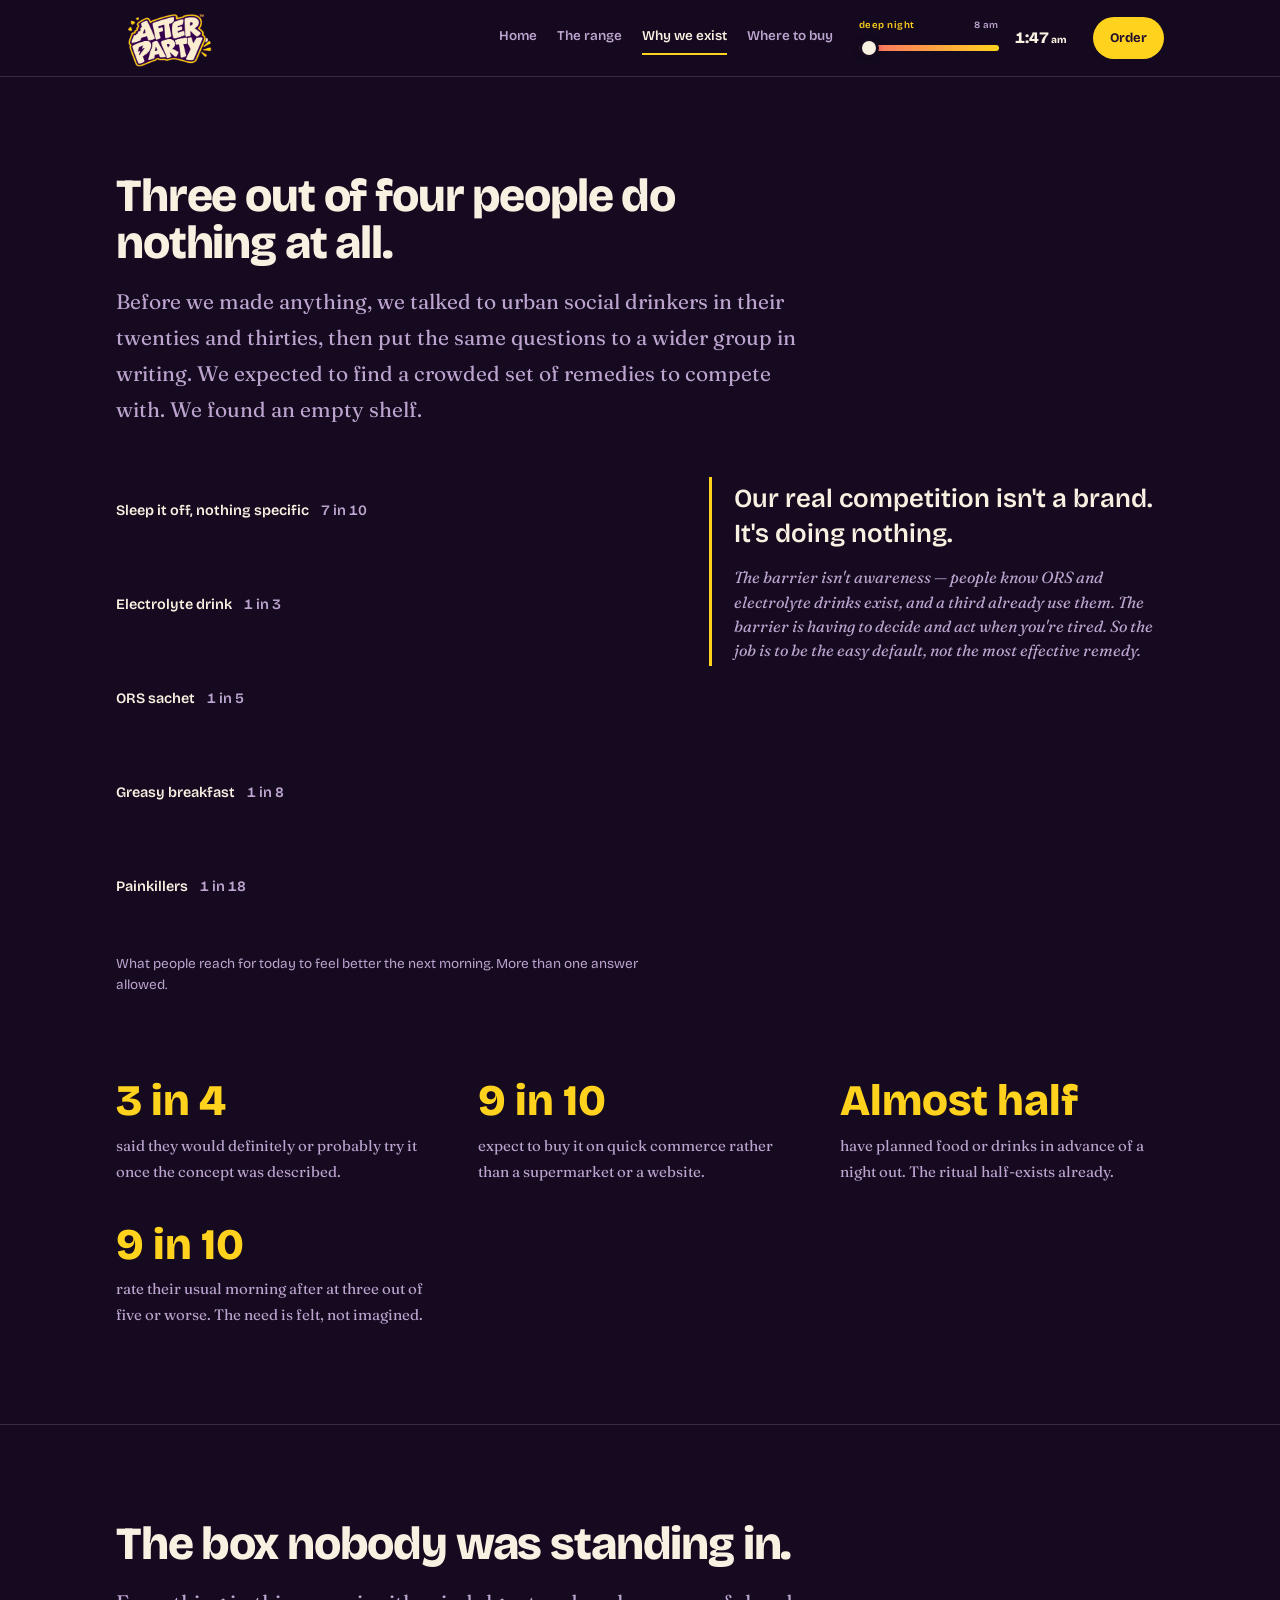
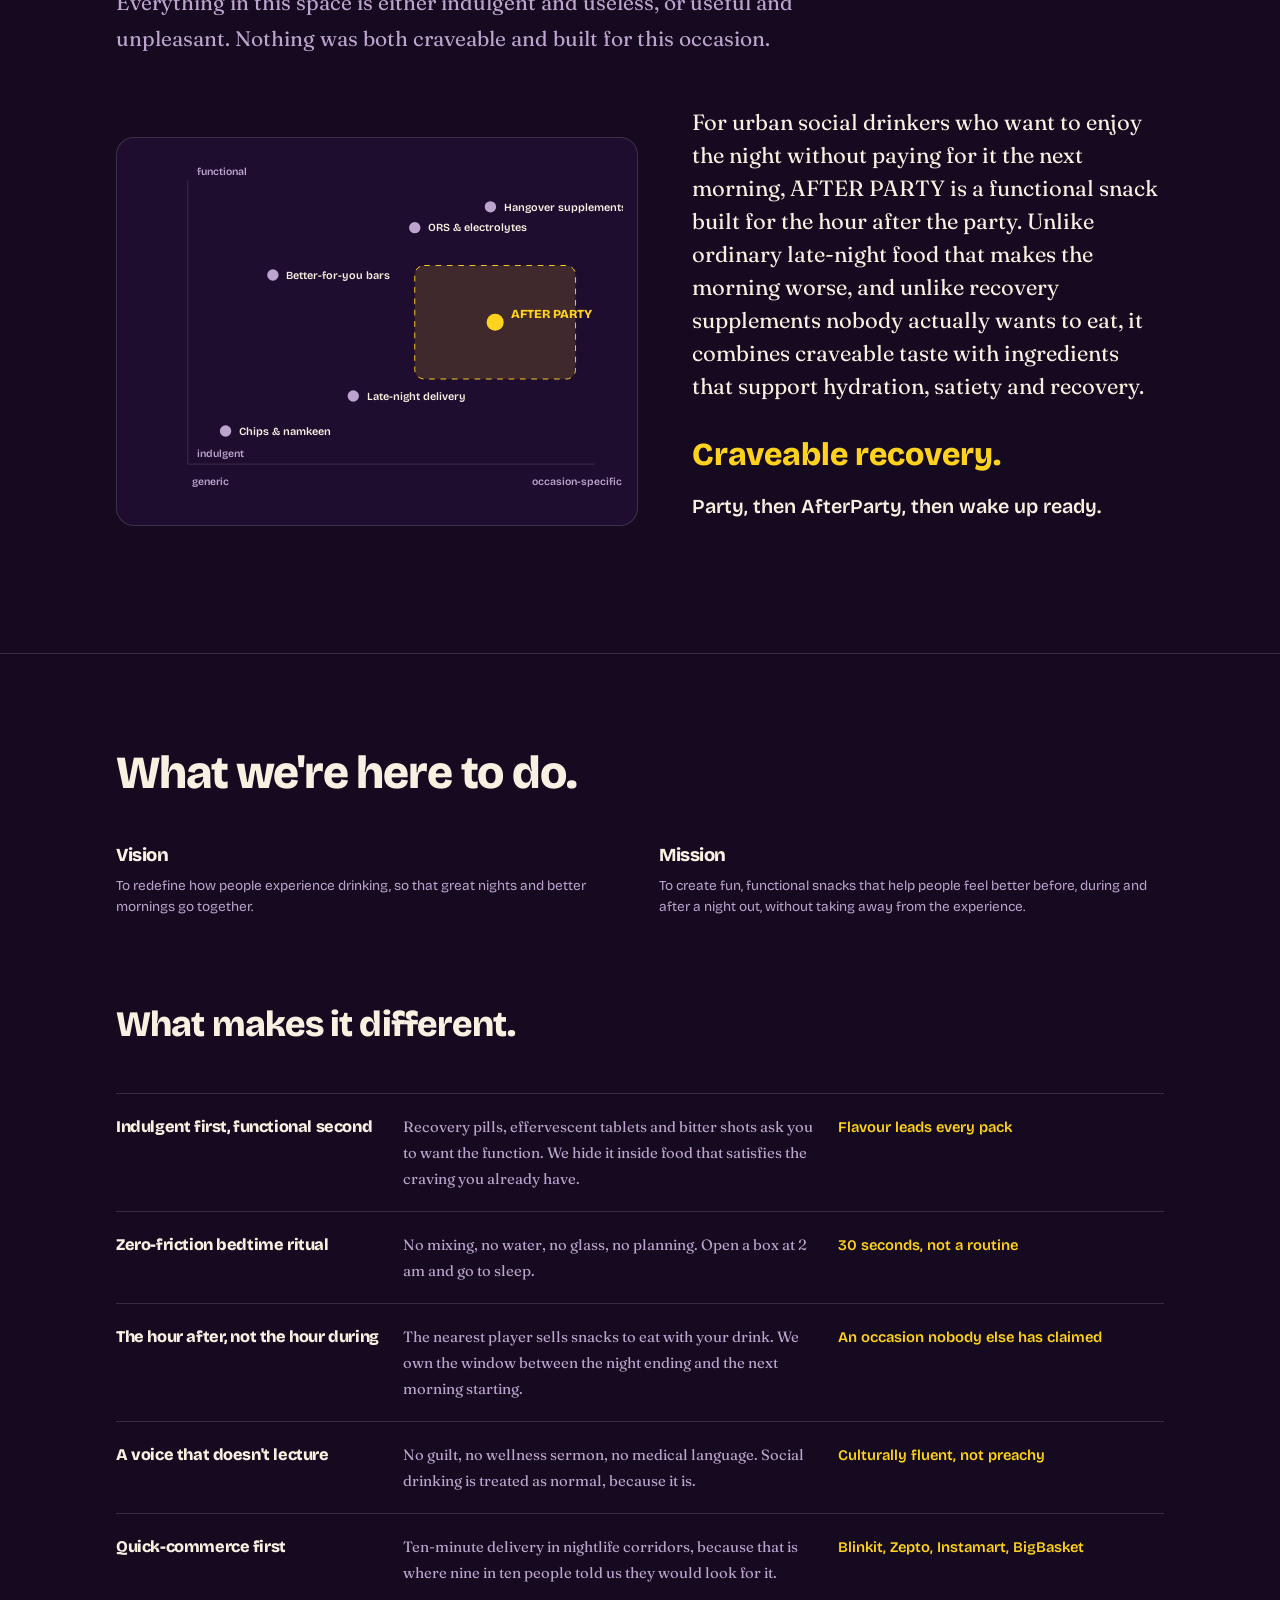
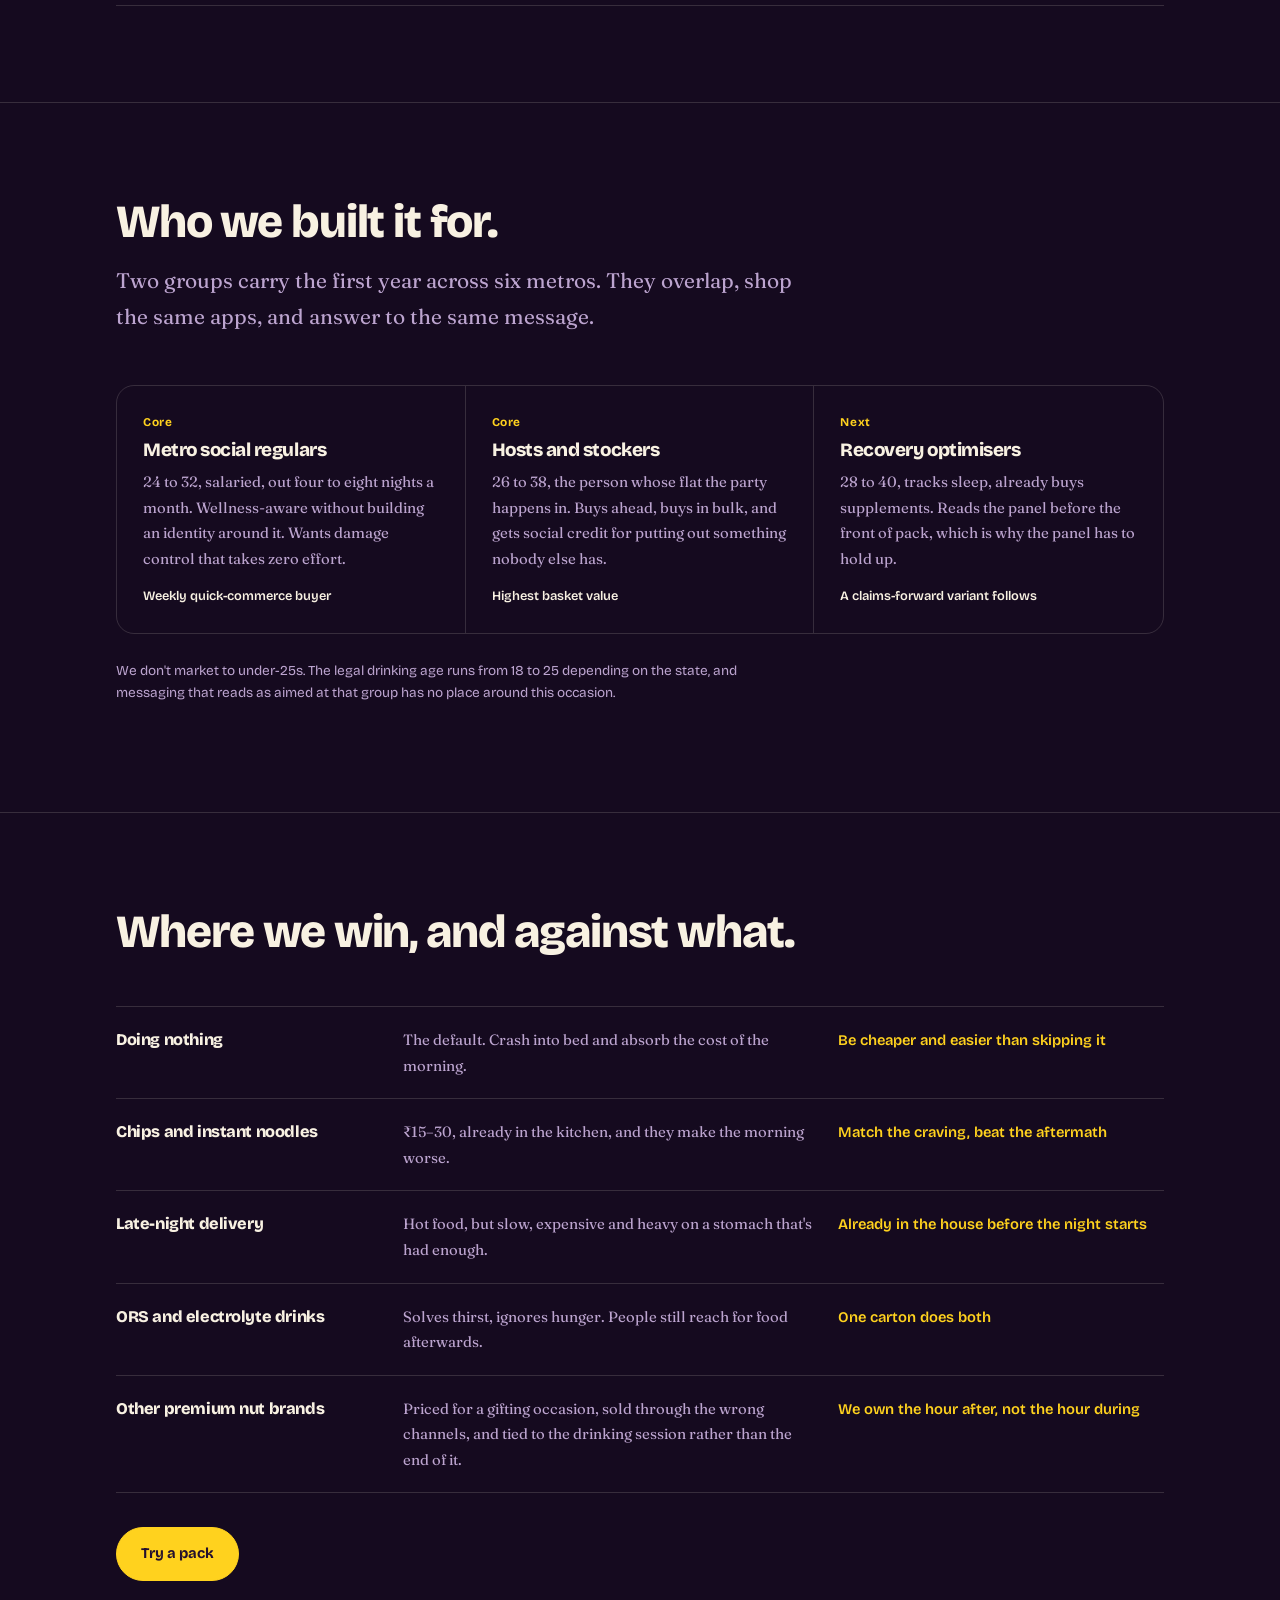
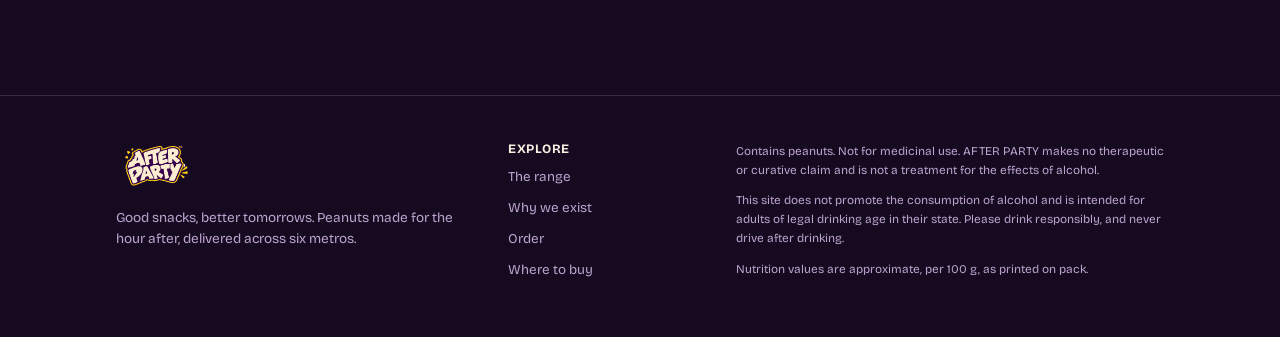
<file: story.html>
<!DOCTYPE html>
<html lang="en">
<head>
<meta charset="utf-8" />
<meta name="viewport" content="width=device-width, initial-scale=1" />
<title>Why we exist — AFTER PARTY</title>
<meta name="description" content="The research behind AFTER PARTY: what people actually do the morning after, and the gap we built the brand into." />
<meta name="theme-color" content="#1A0B24" />
<meta property="og:title" content="AFTER PARTY — good snacks, better tomorrows" />
<meta property="og:description" content="Peanuts for the hour after. Three flavours, 145 g, delivered." />
<link rel="preconnect" href="https://fonts.googleapis.com">
<link rel="preconnect" href="https://fonts.gstatic.com" crossorigin>
<link href="https://fonts.googleapis.com/css2?family=Bricolage+Grotesque:opsz,wght@12..96,400;12..96,600;12..96,800&family=Fraunces:ital,opsz,wght@0,9..144,400;0,9..144,600;1,9..144,400&display=swap" rel="stylesheet">
<link rel="icon" href="data:image/svg+xml,<svg xmlns='http://www.w3.org/2000/svg' viewBox='0 0 100 100'><rect width='100' height='100' rx='22' fill='%233A0B3F'/><path d='M55 18 L34 54 h14 l-6 30 22-38 h-14 z' fill='%23FFD21E'/></svg>">
<link rel="stylesheet" href="styles.css">
</head>
<body>
<a class="skip" href="#main">Skip to content</a>

<header>
  <div class="wrap bar">
    <a class="mark" href="index.html"><img src="logo.png" alt="AFTER PARTY" /></a>
    <nav>
      <a href="index.html">Home</a>
      <a href="product.html">The range</a>
      <a href="story.html" aria-current="page">Why we exist</a>
      <a href="stockists.html">Where to buy</a>
    </nav>
    <div class="dial">
      <div class="dialtrack">
        <div class="cap"><span id="dialcap">deep night</span><span>8 am</span></div>
        <input id="time" type="range" min="0" max="3" value="0" step="1" list="timestops" aria-label="Move the night forward to the morning after" />
        <datalist id="timestops"><option value="0"></option><option value="1"></option><option value="2"></option><option value="3"></option></datalist>
      </div>
      <div class="clock" id="clock">1:47<span style="font-size:.62em"> am</span></div>
    </div>
    <a class="cartlink" href="order.html" data-cartcount>Order</a>
  </div>
</header>

<main id="main">

<section class="sec first">
  <div class="wrap">
    <div class="head">
      <h2>Three out of four people do nothing at all.</h2>
      <p class="lede">Before we made anything, we talked to urban social drinkers in their twenties and thirties, then put the same questions to a wider group in writing. We expected to find a crowded set of remedies to compete with. We found an empty shelf.</p>
    </div>
    <div class="evgrid">
      <div class="bars" id="bars">
        <div class="bar lead" style="--w:70%"><b>Sleep it off, nothing specific <span>7 in 10</span></b><div class="track"><div class="fill"></div></div></div>
        <div class="bar" style="--w:32%"><b>Electrolyte drink <span>1 in 3</span></b><div class="track"><div class="fill"></div></div></div>
        <div class="bar" style="--w:20%"><b>ORS sachet <span>1 in 5</span></b><div class="track"><div class="fill"></div></div></div>
        <div class="bar" style="--w:13%"><b>Greasy breakfast <span>1 in 8</span></b><div class="track"><div class="fill"></div></div></div>
        <div class="bar" style="--w:6%"><b>Painkillers <span>1 in 18</span></b><div class="track"><div class="fill"></div></div></div>
        <p class="small" style="margin-top:6px">What people reach for today to feel better the next morning. More than one answer allowed.</p>
      </div>
      <div>
        <p class="callout">Our real competition isn't a brand. It's doing nothing.
          <em>The barrier isn't awareness — people know ORS and electrolyte drinks exist, and a third already use them. The barrier is having to decide and act when you're tired. So the job is to be the easy default, not the most effective remedy.</em>
        </p>
      </div>
    </div>
    <div class="grid2" style="margin-top:clamp(40px,6vw,70px)">
      <div class="stat"><b>3 in 4</b><p>said they would definitely or probably try it once the concept was described.</p></div>
      <div class="stat"><b>9 in 10</b><p>expect to buy it on quick commerce rather than a supermarket or a website.</p></div>
      <div class="stat"><b>Almost half</b><p>have planned food or drinks in advance of a night out. The ritual half-exists already.</p></div>
      <div class="stat"><b>9 in 10</b><p>rate their usual morning after at three out of five or worse. The need is felt, not imagined.</p></div>
    </div>
  </div>
</section>

<section class="sec">
  <div class="wrap">
    <div class="head">
      <h2>The box nobody was standing in.</h2>
      <p class="lede">Everything in this space is either indulgent and useless, or useful and unpleasant. Nothing was both craveable and built for this occasion.</p>
    </div>
    <div class="maprow">
      <div class="mapbox">
        <svg viewBox="0 0 520 380" role="img" aria-label="Perceptual map. AFTER PARTY sits alone in the occasion-specific, functional-yet-indulgent quadrant.">
          <g stroke="var(--line)" stroke-width="1"><line x1="60" y1="30" x2="60" y2="330"/><line x1="60" y1="330" x2="490" y2="330"/></g>
          <rect x="300" y="120" width="170" height="120" rx="10" fill="color-mix(in srgb, var(--accent) 14%, transparent)" stroke="var(--accent)" stroke-dasharray="6 6"/>
          <g font-family="Bricolage Grotesque, sans-serif" font-size="11" font-weight="600" fill="var(--muted)">
            <text x="70" y="24">functional</text><text x="70" y="322">indulgent</text>
            <text x="424" y="352">occasion-specific</text><text x="64" y="352">generic</text>
          </g>
          <g font-family="Bricolage Grotesque, sans-serif" font-size="11.5" font-weight="600" fill="var(--text)">
            <circle cx="380" cy="58" r="6" fill="var(--muted)"/><text x="394" y="62">Hangover supplements</text>
            <circle cx="300" cy="80" r="6" fill="var(--muted)"/><text x="314" y="84">ORS &amp; electrolytes</text>
            <circle cx="150" cy="130" r="6" fill="var(--muted)"/><text x="164" y="134">Better-for-you bars</text>
            <circle cx="235" cy="258" r="6" fill="var(--muted)"/><text x="249" y="262">Late-night delivery</text>
            <circle cx="100" cy="295" r="6" fill="var(--muted)"/><text x="114" y="299">Chips &amp; namkeen</text>
            <circle cx="385" cy="180" r="9" fill="var(--accent)"/>
            <text x="402" y="176" font-size="13" font-weight="800" fill="var(--accent)">AFTER PARTY</text>
          </g>
        </svg>
      </div>
      <div>
        <p class="statement">For urban social drinkers who want to enjoy the night without paying for it the next morning, AFTER PARTY is a functional snack built for the hour after the party. Unlike ordinary late-night food that makes the morning worse, and unlike recovery supplements nobody actually wants to eat, it combines craveable taste with ingredients that support hydration, satiety and recovery.</p>
        <p class="mantra">Craveable recovery.<span>Party, then AfterParty, then wake up ready.</span></p>
      </div>
    </div>
  </div>
</section>

<section class="sec">
  <div class="wrap">
    <div class="head"><h2>What we're here to do.</h2></div>
    <div class="grid2">
      <div><h3 style="font-size:1.15rem;margin-bottom:10px">Vision</h3>
        <p class="small">To redefine how people experience drinking, so that great nights and better mornings go together.</p></div>
      <div><h3 style="font-size:1.15rem;margin-bottom:10px">Mission</h3>
        <p class="small">To create fun, functional snacks that help people feel better before, during and after a night out, without taking away from the experience.</p></div>
    </div>

    <div class="head" style="margin-top:clamp(46px,6vw,76px)"><h2 style="font-size:clamp(24px,2.8vw,36px)">What makes it different.</h2></div>
    <div class="rows">
      <div class="row"><h4>Indulgent first, functional second</h4><p>Recovery pills, effervescent tablets and bitter shots ask you to want the function. We hide it inside food that satisfies the craving you already have.</p><div class="win2">Flavour leads every pack</div></div>
      <div class="row"><h4>Zero-friction bedtime ritual</h4><p>No mixing, no water, no glass, no planning. Open a box at 2 am and go to sleep.</p><div class="win2">30 seconds, not a routine</div></div>
      <div class="row"><h4>The hour after, not the hour during</h4><p>The nearest player sells snacks to eat with your drink. We own the window between the night ending and the next morning starting.</p><div class="win2">An occasion nobody else has claimed</div></div>
      <div class="row"><h4>A voice that doesn't lecture</h4><p>No guilt, no wellness sermon, no medical language. Social drinking is treated as normal, because it is.</p><div class="win2">Culturally fluent, not preachy</div></div>
      <div class="row"><h4>Quick-commerce first</h4><p>Ten-minute delivery in nightlife corridors, because that is where nine in ten people told us they would look for it.</p><div class="win2">Blinkit, Zepto, Instamart, BigBasket</div></div>
    </div>
  </div>
</section>

<section class="sec">
  <div class="wrap">
    <div class="head">
      <h2>Who we built it for.</h2>
      <p class="lede">Two groups carry the first year across six metros. They overlap, shop the same apps, and answer to the same message.</p>
    </div>
    <div class="segs">
      <div class="seg"><div class="tag">Core</div><h3>Metro social regulars</h3>
        <p>24 to 32, salaried, out four to eight nights a month. Wellness-aware without building an identity around it. Wants damage control that takes zero effort.</p>
        <div class="meta">Weekly quick-commerce buyer</div></div>
      <div class="seg"><div class="tag">Core</div><h3>Hosts and stockers</h3>
        <p>26 to 38, the person whose flat the party happens in. Buys ahead, buys in bulk, and gets social credit for putting out something nobody else has.</p>
        <div class="meta">Highest basket value</div></div>
      <div class="seg"><div class="tag">Next</div><h3>Recovery optimisers</h3>
        <p>28 to 40, tracks sleep, already buys supplements. Reads the panel before the front of pack, which is why the panel has to hold up.</p>
        <div class="meta">A claims-forward variant follows</div></div>
    </div>
    <p class="small" style="margin-top:26px; max-width:70ch">We don't market to under-25s. The legal drinking age runs from 18 to 25 depending on the state, and messaging that reads as aimed at that group has no place around this occasion.</p>
  </div>
</section>

<section class="sec">
  <div class="wrap">
    <div class="head"><h2>Where we win, and against what.</h2></div>
    <div class="rows">
      <div class="row"><h4>Doing nothing</h4><p>The default. Crash into bed and absorb the cost of the morning.</p><div class="win2">Be cheaper and easier than skipping it</div></div>
      <div class="row"><h4>Chips and instant noodles</h4><p>₹15–30, already in the kitchen, and they make the morning worse.</p><div class="win2">Match the craving, beat the aftermath</div></div>
      <div class="row"><h4>Late-night delivery</h4><p>Hot food, but slow, expensive and heavy on a stomach that's had enough.</p><div class="win2">Already in the house before the night starts</div></div>
      <div class="row"><h4>ORS and electrolyte drinks</h4><p>Solves thirst, ignores hunger. People still reach for food afterwards.</p><div class="win2">One carton does both</div></div>
      <div class="row"><h4>Other premium nut brands</h4><p>Priced for a gifting occasion, sold through the wrong channels, and tied to the drinking session rather than the end of it.</p><div class="win2">We own the hour after, not the hour during</div></div>
    </div>
    <p style="margin-top:34px"><a class="btn" href="order.html">Try a pack</a></p>
  </div>
</section>

</main>

<footer>
  <div class="wrap fgrid">
    <div>
      <img src="logo.png" alt="AFTER PARTY" />
      <p class="small">Good snacks, better tomorrows. Peanuts made for the hour after, delivered across six metros.</p>
    </div>
    <div>
      <h4>EXPLORE</h4>
      <ul>
        <li><a href="product.html">The range</a></li>
        <li><a href="story.html">Why we exist</a></li>
        <li><a href="order.html">Order</a></li>
        <li><a href="stockists.html">Where to buy</a></li>
      </ul>
    </div>
    <div class="legal">
      <p>Contains peanuts. Not for medicinal use. AFTER PARTY makes no therapeutic or curative claim and is not a treatment for the effects of alcohol.</p>
      <p>This site does not promote the consumption of alcohol and is intended for adults of legal drinking age in their state. Please drink responsibly, and never drive after drinking.</p>
      <p>Nutrition values are approximate, per 100 g, as printed on pack.</p>
    </div>
  </div>
</footer>

<script src="app.js"></script>
</body>
</html>
</file>
<file: styles.css>
/* ============ AFTER PARTY — shared styles ============ */
:root{
  /* palette tokens — rewritten live by the time dial (see initDial in app.js) */
  --bg:#150A1F;
  --surface:#241035;
  --text:#F8F1E2;
  --muted:#BCA4CF;
  --accent:#FFD21E;        /* fills: buttons, chips */
  --accent-ink:#FFD21E;    /* accent used AS TEXT on --bg / --surface */
  --on-accent:#23102E;     /* text sitting ON an accent fill */
  --accent2:#FF6B6B;
  --line:rgba(248,241,226,.15);
  --shadow:0 18px 40px rgba(0,0,0,.38);

  --card:color-mix(in srgb, var(--surface) 74%, transparent);
  --field:color-mix(in srgb, var(--surface) 88%, transparent);
  --wrap:1160px; --gut:clamp(20px,5vw,56px); --r:18px; --ink:#2A0B33;
  --display:"Bricolage Grotesque", system-ui, sans-serif;
  --body:"Fraunces", Georgia, serif;
}
[id]{scroll-margin-top:102px}
*{box-sizing:border-box}
html{scroll-behavior:smooth; -webkit-text-size-adjust:100%}
@media (prefers-reduced-motion:reduce){ html{scroll-behavior:auto} *{animation:none !important; transition-duration:.001ms !important} }
body{margin:0; background:var(--bg); color:var(--text); font-family:var(--body);
     font-size:clamp(16px,1.02vw + 13px,18px); line-height:1.72; overflow-x:hidden;
     transition:background-color .45s ease, color .45s ease}
h1,h2,h3,h4,.d{font-family:var(--display); line-height:1.02; letter-spacing:-.025em; font-weight:800; margin:0}
p{margin:0 0 1em} a{color:inherit}
img{max-width:100%}
::selection{background:var(--accent); color:var(--on-accent)}
:focus-visible{outline:3px solid var(--accent-ink); outline-offset:3px; border-radius:8px}
.wrap{max-width:var(--wrap); margin-inline:auto; padding-inline:var(--gut)}
.sec{padding-block:clamp(60px,7.5vw,110px); border-top:1px solid var(--line)}
.sec.first{border-top:0}
.lede{font-size:clamp(17px,1.1vw + 14px,21px); color:var(--muted); max-width:62ch}
.small{font-size:.85rem; line-height:1.55; font-family:var(--display); font-weight:400; color:var(--muted)}
.hint{font-family:var(--display); font-weight:600; font-size:.78rem; letter-spacing:.06em; color:var(--accent-ink); text-transform:none}
.head{max-width:58ch; margin-bottom:clamp(28px,4vw,50px)}
.head h2{font-size:clamp(28px,3.6vw,46px); margin-bottom:16px}
.center{text-align:center; margin-inline:auto}

/* ---------- header ---------- */
header{position:sticky; top:0; z-index:50; background:color-mix(in srgb, var(--bg) 92%, transparent);
       backdrop-filter:blur(16px) saturate(1.3); border-bottom:1px solid var(--line);
       transition:background-color .45s ease, border-color .45s ease}
.bar{display:flex; align-items:center; gap:clamp(10px,2.4vw,26px); min-height:76px}
.mark{display:flex; align-items:center; text-decoration:none; flex:none}
.mark img{height:clamp(44px,4.6vw,58px); width:auto; display:block; margin-block:-2px}
nav{display:flex; gap:20px; margin-left:auto}
nav a{font-family:var(--display); font-weight:600; font-size:.84rem; text-decoration:none; color:var(--muted); padding:4px 0; border-bottom:2px solid transparent; white-space:nowrap}
nav a:hover{color:var(--text); border-bottom-color:var(--accent-ink)}
nav a[aria-current=page]{color:var(--text); border-bottom-color:var(--accent-ink)}
.cartlink{font-family:var(--display); font-weight:700; font-size:.82rem; text-decoration:none; padding:10px 17px;
  border-radius:99px; background:var(--accent); color:var(--on-accent); white-space:nowrap; flex:none;
  transition:background-color .45s ease, color .45s ease, transform .12s ease}
.cartlink:hover{transform:translateY(-1px)}
@media (max-width:1040px){
  .bar{flex-wrap:wrap; padding-block:10px; row-gap:8px}
  nav{order:3; width:100%; margin-left:0; gap:6px; overflow-x:auto; padding-bottom:2px; -webkit-overflow-scrolling:touch; scrollbar-width:none}
  nav::-webkit-scrollbar{display:none}
  nav a{border-bottom:0; padding:7px 13px; border-radius:99px; border:1px solid var(--line); font-size:.78rem}
  nav a[aria-current=page]{background:var(--accent); color:var(--on-accent); border-color:var(--accent)}
  .dial{margin-left:auto}
}

/* ---------- buttons ---------- */
.btn{display:inline-block; font-family:var(--display); font-weight:700; font-size:.92rem; text-decoration:none;
     padding:13px 24px; border-radius:99px; border:1.5px solid var(--accent); background:var(--accent);
     color:var(--on-accent); cursor:pointer;
     transition:transform .12s ease, background-color .45s ease, color .45s ease, border-color .45s ease}
.btn:hover{transform:translateY(-2px)}
.btn.ghost{background:transparent; color:var(--text); border-color:var(--line)}
.btn.ghost:hover{border-color:var(--accent-ink); color:var(--accent-ink)}
.btn.big{font-size:1rem; padding:16px 30px}
.cta{display:flex; flex-wrap:wrap; gap:12px; margin-top:30px}

/* ============ CARTON ============ */
.cartbox{container-type:inline-size; width:100%}
.cart{position:relative; width:100%; border-radius:2cqw; overflow:hidden; color:#fff;
      /* the pack is printed artwork: it keeps brand colours whatever the page theme does */
      --accent:#FFD21E; --accent-ink:#FFD21E; --ink:#2A0B33; --on-accent:#2A0B33;
      font-family:var(--display); background:var(--fbg); box-shadow:var(--shadow);
      transition:transform .25s cubic-bezier(.2,.8,.3,1)}
.cart::before{content:""; position:absolute; inset:0; z-index:0; background:
   radial-gradient(circle at 16% 12%, rgba(255,255,255,.12), transparent 44%),
   radial-gradient(circle at 86% 88%, rgba(0,0,0,.34), transparent 56%)}
.cart > *{position:relative; z-index:2}
.conf{position:absolute; z-index:1; opacity:.95}

/* front */
.face-front{aspect-ratio:105/148; padding:4.5cqw 3.5cqw; display:flex; flex-direction:column; align-items:center; gap:1.4cqw; text-align:center}
.fhead{display:grid; grid-template-columns:13cqw minmax(0,1fr) 16cqw; gap:1.5cqw; width:100%; align-items:start}
.vt{writing-mode:vertical-rl; font-weight:800; font-size:4.6cqw; line-height:1.1; letter-spacing:-.02em; color:var(--accent)}
.vt.l{transform:rotate(180deg); justify-self:start}
.vt.r{justify-self:end; text-align:right}
.vt u{text-decoration:none; display:block; height:.5cqw; background:var(--accent); width:60%; margin-top:1.2cqw; border-radius:1cqw}
.jarwrap{position:relative; display:flex; flex-direction:column; align-items:center; width:100%}
.neck{width:46%; background:#F7EFDD; border-radius:3cqw 3cqw 0 0; padding:2cqw 1.5cqw 0; margin-bottom:-.5cqw}
.neck svg{width:100%; height:auto; display:block}
.ribbon{position:absolute; top:-1cqw; left:50%; transform:translateX(-50%); width:36%; background:var(--accent);
  color:var(--ink); font-size:2.3cqw; font-weight:800; line-height:1.2; padding:1.6cqw 1cqw 2.6cqw;
  clip-path:polygon(0 0,100% 0,100% 100%,50% 86%,0 100%); z-index:3}
.ribbon i{display:block; font-size:3.4cqw; line-height:1; margin-top:.6cqw}
.jar{width:88%; background:#F7EFDD; border-radius:6cqw 6cqw 2.5cqw 2.5cqw; padding:1.5cqw 3cqw 3cqw; color:var(--ink)}
.jar .pnts{width:74%; margin:0 auto .5cqw; display:block}
.jar .lg{width:72%; margin:0 auto; display:block}
.flav{font-size:6.4cqw; font-weight:800; letter-spacing:-.04em; color:var(--facc); line-height:1.05; margin-top:.5cqw; white-space:nowrap}
.flav.two{font-size:5.2cqw}
.arach{font-size:2.6cqw; font-weight:600; letter-spacing:.1em; color:#5A4A5E; margin-top:.4cqw}
.claims{display:flex; justify-content:space-between; gap:1cqw; margin-top:2cqw; padding-top:1.6cqw; border-top:.3cqw solid rgba(42,11,51,.18)}
.claims span{display:flex; flex-direction:column; align-items:center; gap:.8cqw; font-size:1.9cqw; font-weight:700;
  letter-spacing:.04em; width:32%; line-height:1.2; color:var(--ink)}
.claims span + span{border-left:.3cqw solid rgba(42,11,51,.18); padding-left:1cqw}
.claims svg{width:5.4cqw; height:5.4cqw; display:block}
.netwt{font-size:2.8cqw; font-weight:700; margin-top:1.4cqw; color:var(--ink)}

/* back / side / top */
.face-back{aspect-ratio:105/148; padding:5cqw 4.5cqw; display:flex; flex-direction:column; gap:1.8cqw}
.face-back img.lg{width:32%; display:block}
.bk-tag{font-size:3.4cqw; font-weight:800; color:var(--accent); line-height:1.15}
.bk-desc{font-size:2.5cqw; line-height:1.4; color:rgba(255,255,255,.88); font-family:var(--body)}
.ntab{background:#fff; color:#111; border-radius:1cqw; padding:2cqw 2.4cqw; font-size:2.3cqw}
.ntab h5{font-size:2.6cqw; margin:0 0 .4cqw; font-family:var(--display); font-weight:800}
.ntab .per{font-size:2cqw; font-weight:600; color:#666; margin-bottom:1cqw; display:block}
.ntab div{display:flex; justify-content:space-between; gap:2cqw; padding:.45cqw 0; border-top:1px solid rgba(0,0,0,.12)}
.ntab div b{font-weight:700}
.ntab div.e{background:rgba(255,210,30,.4); margin-inline:-1cqw; padding-inline:1cqw}
.bk-block{font-size:2.25cqw; line-height:1.4; color:rgba(255,255,255,.9); font-family:var(--body)}
.bk-block b{font-family:var(--display); font-weight:700; color:#fff}
.bk-fields{display:flex; gap:2cqw; align-items:flex-end; margin-top:auto}
.bk-fields .fl{flex:1; font-size:2cqw; color:rgba(255,255,255,.75)}
.bk-fields .fl span{display:block; border-bottom:1px dotted rgba(255,255,255,.5); height:2.4cqw}
.bk-foot{display:flex; align-items:flex-end; justify-content:space-between; gap:2cqw}
.bcode{display:flex; align-items:flex-end; gap:.4cqw; height:9cqw; background:#fff; padding:1cqw; border-radius:.6cqw}
.bcode i{display:block; width:.55cqw; height:100%; background:#111}
.bcode i:nth-child(3n){width:1.1cqw} .bcode i:nth-child(4n){height:80%}
.vegm{width:5cqw; height:5cqw; border:.45cqw solid #1F7A34; display:grid; place-items:center; background:#fff}
.vegm i{width:2.2cqw; height:2.2cqw; border-radius:50%; background:#1F7A34}
.bk-sign{font-size:3cqw; font-weight:800; color:var(--accent); line-height:1.15}
.face-side{aspect-ratio:50/148; padding:6cqw 4cqw; display:flex; flex-direction:column; gap:4cqw}
.face-side .big{font-size:9cqw; font-weight:800; line-height:1.02; letter-spacing:-.03em}
.face-side .big em{font-style:normal; color:var(--accent)}
.face-side ul{list-style:none; margin:0; padding:0; display:grid; gap:3cqw; font-size:4.2cqw; font-weight:700}
.face-side li{display:flex; align-items:center; gap:2.5cqw}
.face-side li svg{width:8cqw; height:8cqw; flex:none}
.face-side .sign{margin-top:auto; font-size:5cqw; font-weight:800; color:var(--accent); line-height:1.12}
.face-top{aspect-ratio:105/50; display:grid; place-items:center; text-align:center; padding:4cqw}
.face-top img{width:38%; display:block; margin:0 auto 2cqw}
.face-top p{margin:0; font-size:4cqw; font-weight:800}

/* ---------- pouch ---------- */
.face-pouch{aspect-ratio:105/140; padding:0 4cqw; display:flex; flex-direction:column; align-items:center; text-align:center}
.crimp{width:calc(100% + 8cqw); height:7cqw; margin-inline:-4cqw; flex:none;
  background:repeating-linear-gradient(90deg, rgba(0,0,0,.45) 0 3cqw, rgba(255,255,255,.14) 3cqw 6cqw)}
.crimp.b{margin-top:auto}
.plabel{background:#F7EFDD; color:var(--ink); width:88%; margin-top:7cqw; border-radius:8cqw 8cqw 3cqw 3cqw; padding:3cqw 3cqw 3.5cqw}
.plabel .lg{width:62%; margin:0 auto .5cqw; display:block}
.pkind{font-size:2.5cqw; font-weight:700; letter-spacing:.14em; color:#7A6270; margin-top:.4cqw}
.pname{font-size:5.4cqw; font-weight:800; letter-spacing:-.035em; line-height:1.05; color:var(--facc2, #2A0B33)}
.psub{font-size:2.6cqw; font-weight:600; letter-spacing:.08em; color:#5A4A5E; margin-top:.8cqw}
.pclaims{display:flex; justify-content:space-between; gap:1cqw; margin-top:2.4cqw; padding-top:1.8cqw; border-top:.3cqw solid rgba(42,11,51,.18)}
.pclaims span{display:flex; flex-direction:column; align-items:center; gap:.8cqw; width:32%; font-size:1.85cqw; font-weight:700; line-height:1.2; color:var(--ink)}
.pclaims svg{width:5.2cqw; height:5.2cqw}
.pfoot{font-size:2.4cqw; font-weight:800; letter-spacing:.1em; color:#FFD21E; padding:3cqw 0}

.vtaste{font-size:.9rem; color:var(--text); border-left:2px solid var(--accent-ink); padding-left:12px; margin:0}

/* ---------- photographic packs ---------- */
.cart.photo{background:none; box-shadow:none; border-radius:0; overflow:visible}
.cart.photo::before{content:none}
.cart.photo img{width:100%; height:auto; display:block;
  filter:drop-shadow(0 16px 26px rgba(0,0,0,.34)); transition:filter .45s ease}
html[data-phase=dawn] .cart.photo img, html[data-phase=morning] .cart.photo img{
  filter:drop-shadow(0 14px 24px rgba(51,22,44,.22))}
.claims-line{font-family:var(--display); font-weight:600; font-size:.74rem; letter-spacing:.02em; color:var(--muted); margin:-2px 0 2px}

/* ---------- category label on a product card ---------- */
.sku .cat{font-family:var(--display); font-weight:800; font-size:.7rem; letter-spacing:.14em; text-transform:uppercase; margin:2px 0 -6px}

/* ---------- retailer buttons ---------- */
.retailers{display:grid; grid-template-columns:repeat(auto-fit,minmax(150px,1fr)); gap:14px; margin-top:26px}
.retailer{display:flex; flex-direction:column; gap:10px; text-decoration:none; padding:18px; border-radius:16px;
  border:1px solid var(--line); background:var(--card);
  transition:transform .15s ease, border-color .15s ease, background-color .15s ease}
.retailer:hover{transform:translateY(-3px); border-color:var(--rc); background:color-mix(in srgb, var(--rc) 12%, var(--card))}
html[data-phase=dawn] .retailer:hover, html[data-phase=morning] .retailer:hover{border-color:var(--rc-deep); background:color-mix(in srgb, var(--rc-deep) 10%, var(--card))}
/* retailer marks keep their own brand colour; the label flips with the page theme.
   --rc is the shade used behind black text (dark themes), --rc-deep behind white (light themes). */
.rlogo{display:flex; align-items:center; justify-content:center; height:48px; border-radius:12px;
  background:var(--rc); color:#111111;
  font-family:var(--display); font-weight:800; font-size:1.04rem; letter-spacing:-.04em; gap:6px;
  transition:background-color .45s ease, color .45s ease}
html[data-phase=dawn] .rlogo, html[data-phase=morning] .rlogo{background:var(--rc-deep); color:#FFFFFF}
.rlogo svg{width:17px; height:17px}
.retailer b{font-family:var(--display); font-weight:700; font-size:.86rem}
.retailer span{font-family:var(--display); font-size:.72rem; color:var(--text)}
.retailer .go{font-family:var(--display); font-weight:700; font-size:.74rem; color:var(--text)}
.retailer b{color:var(--text)}

/* ---------- dial ---------- */
.dial{display:flex; align-items:center; gap:11px; flex:none}
.clock{font-family:var(--display); font-weight:800; font-size:1rem; min-width:5.2ch; text-align:right; font-variant-numeric:tabular-nums}
.dialtrack{width:clamp(84px,11vw,140px); display:flex; flex-direction:column; gap:3px}
.dialtrack .cap{font-family:var(--display); font-size:.6rem; font-weight:600; letter-spacing:.05em; color:var(--muted); display:flex; justify-content:space-between; gap:8px; white-space:nowrap}
.dialtrack .cap #dialcap{color:var(--accent-ink)}
.dialtrack datalist{display:none}
@media (max-width:640px){ .dialtrack{width:72px} .clock{font-size:.86rem} .mark img{height:40px} .cartlink{padding:8px 13px; font-size:.76rem} }

/* ---------- hero ---------- */
.hero{padding-top:clamp(34px,5vw,60px); padding-bottom:clamp(44px,6vw,84px); position:relative; overflow:hidden}
.hero::after{content:""; position:absolute; inset:auto -30% -62% 42%; height:520px; border-radius:50%;
  background:radial-gradient(circle at 50% 50%, color-mix(in srgb, var(--accent2) 28%, transparent), transparent 62%);
  filter:blur(30px); pointer-events:none}
.hero .wrap{position:relative; z-index:1}
.herogrid{display:grid; grid-template-columns:minmax(0,1.05fr) minmax(0,.95fr); gap:clamp(24px,5vw,58px); align-items:center}
@media (max-width:900px){ .herogrid{grid-template-columns:1fr} }
h1{font-size:clamp(38px,6.6vw,76px)}
.heroline{margin-top:22px; max-width:48ch; font-size:clamp(17px,1vw + 14px,20px); color:var(--muted)}
.herostack{display:flex; justify-content:center; align-items:center; min-height:330px}
.herostack .cartbox{width:min(48%,225px)}
.herostack .cartbox:first-child{transform:rotate(-8deg) translate(20px,10px); z-index:0}
.herostack .cartbox:last-child{transform:rotate(5deg) translate(-16px,-6px); z-index:1}
.timeline{display:grid; grid-template-columns:repeat(3,1fr); margin-top:40px; border-top:1px solid var(--line)}
.timeline div{padding:16px 16px 0 0}
.timeline b{display:block; font-family:var(--display); font-weight:800; font-size:1.05rem}
.timeline p{margin:4px 0 0; font-size:.88rem; color:var(--muted); line-height:1.5}
.timeline div:nth-child(2) b{color:var(--accent-ink)}
@media (max-width:620px){ .timeline{grid-template-columns:1fr} .timeline div{border-top:1px solid var(--line); padding-top:12px} .timeline div:first-child{border-top:0} }

/* ---------- sku grid ---------- */
.skus{display:grid; grid-template-columns:repeat(auto-fit,minmax(248px,1fr)); gap:20px}
.sku{border:1px solid var(--line); border-radius:var(--r); padding:20px; display:flex; flex-direction:column; gap:10px;
     background:var(--card)}
.sku{transition:border-color .2s ease, transform .2s ease}
.sku:hover{border-color:color-mix(in srgb, var(--accent-ink) 45%, var(--line))}
.sku:hover .cart{transform:translateY(-6px) rotate(-1.5deg)}
.sku.shake .cart{animation:wob .5s ease}
@keyframes wob{0%{transform:translateY(-6px) rotate(-1.5deg)}30%{transform:translateY(-13px) rotate(5deg)}
  60%{transform:translateY(-3px) rotate(-4deg)}100%{transform:translateY(-6px) rotate(-1.5deg)}}
.sku h3{font-size:1.22rem}
.sku p{margin:0; font-size:.94rem; color:var(--muted); line-height:1.55}
.meter{list-style:none; margin:2px 0 0; padding:0; display:grid; gap:7px}
.meter li{display:flex; align-items:center; gap:10px; font-family:var(--display); font-weight:600; font-size:.78rem; color:var(--muted)}
.meter li span{margin-left:auto; display:flex; gap:4px}
.meter i{width:7px; height:7px; border-radius:50%; background:color-mix(in srgb, var(--text) 16%, transparent)}
.meter i.on{background:var(--accent-ink)}
.sku .price{margin-top:auto; font-family:var(--display); font-weight:800; font-size:1.02rem; padding-top:14px;
            border-top:1px solid var(--line); display:flex; align-items:center; gap:10px; flex-wrap:wrap}
.sku .price small{font-weight:400; font-size:.74rem; color:var(--muted)}
.add{margin-left:auto; font-family:var(--display); font-weight:700; font-size:.8rem; cursor:pointer; padding:9px 16px; text-decoration:none;
     border-radius:99px; border:1.5px solid var(--accent); background:var(--accent); color:var(--on-accent);
     transition:transform .12s ease, background-color .45s ease, color .45s ease}
.add:hover{transform:translateY(-1px)}
.switch{display:inline-flex; padding:4px; border:1px solid var(--line); border-radius:99px; gap:4px; margin-bottom:26px}
.switch button{font-family:var(--display); font-weight:600; font-size:.85rem; padding:9px 18px; border-radius:99px; border:0; cursor:pointer; background:transparent; color:var(--muted)}
.switch button[aria-pressed=true]{background:var(--accent); color:var(--on-accent)}

/* ---------- pack explorer ---------- */
.explorer{display:grid; grid-template-columns:minmax(0,.95fr) minmax(0,1.05fr); gap:clamp(24px,5vw,54px); align-items:center}
@media (max-width:900px){ .explorer{grid-template-columns:1fr} }
.stage{display:flex; justify-content:center; align-items:center; min-height:clamp(320px,44vw,460px)}
.stage .cartbox{transition:width .3s ease}
.flavslider .names{display:flex; justify-content:space-between; font-family:var(--display); font-weight:600; font-size:.78rem; color:var(--muted); margin-bottom:2px}
.flavslider .names b{color:var(--text)}
.faces{display:flex; flex-wrap:wrap; gap:6px; margin:22px 0 18px}
.faces button{font-family:var(--display); font-weight:600; font-size:.78rem; padding:7px 13px; border-radius:99px;
              border:1px solid var(--line); background:transparent; color:var(--muted); cursor:pointer}
.faces button[aria-pressed=true]{color:var(--on-accent); background:var(--accent); border-color:var(--accent)}
.facenote{font-size:.95rem; color:var(--muted); min-height:3.4em}
input[type=range]{-webkit-appearance:none; appearance:none; width:100%; height:22px; background:transparent; margin:0; cursor:grab}
input[type=range]::-webkit-slider-runnable-track{height:6px; border-radius:99px; background:linear-gradient(90deg,var(--accent2),var(--accent))}
input[type=range]::-moz-range-track{height:6px; border-radius:99px; background:linear-gradient(90deg,var(--accent2),var(--accent))}
input[type=range]::-webkit-slider-thumb{-webkit-appearance:none; width:20px; height:20px; border-radius:50%; background:var(--text); border:3px solid var(--bg); margin-top:-7px; box-shadow:0 1px 6px rgba(0,0,0,.25)}
input[type=range]::-moz-range-thumb{width:20px; height:20px; border-radius:50%; background:var(--text); border:3px solid var(--bg)}

/* ---------- availability ---------- */
.availwrap{background:var(--card); border:1px solid var(--line); border-radius:26px;
  padding:clamp(26px,4vw,48px)}
.availquote{font-family:var(--display); font-weight:800; font-size:clamp(24px,3.4vw,42px); letter-spacing:-.03em; line-height:1.08; max-width:18ch}
.availquote span{display:block; color:var(--accent-ink); font-size:.66em; margin-top:10px; letter-spacing:-.02em}
.platforms{display:flex; flex-wrap:wrap; gap:10px; margin-top:26px}
.plat{display:flex; align-items:center; gap:9px; color:var(--text); font-family:var(--display); font-weight:700; font-size:.88rem;
  padding:11px 18px; border-radius:99px; border:1px solid var(--line); background:var(--card)}
.plat i{width:11px; height:11px; border-radius:3px; display:block}
.availgrid{display:grid; grid-template-columns:minmax(0,1fr) minmax(0,300px); gap:clamp(24px,4vw,48px); align-items:center}
@media (max-width:860px){ .availgrid{grid-template-columns:1fr} }
.phone{width:100%; max-width:300px; margin-inline:auto; border-radius:38px; padding:10px; background:#0C0913;
  border:1px solid rgba(255,255,255,.14); box-shadow:var(--shadow)}
.screen{background:#151021; border-radius:29px; overflow:hidden; color:#EFE7FB; font-family:var(--display); font-size:.8rem}
.statusbar{display:flex; justify-content:space-between; padding:9px 18px 4px; font-size:.68rem; font-weight:600; color:#B9A9D6}
.statusbar b{font-weight:800; color:#EFE7FB}
.appbar{padding:6px 16px 12px; display:flex; align-items:center; gap:8px; font-weight:800; font-size:.86rem}
.appbar em{font-style:normal; margin-left:auto; font-size:.66rem; font-weight:600; color:#7CE0A8}
.searchfield{margin:0 14px 12px; background:rgba(255,255,255,.07); border-radius:12px; padding:9px 12px; font-size:.76rem; color:#B9A9D6}
.applist{padding:0 14px 16px; display:grid; grid-template-columns:1fr 1fr; gap:10px}
.appcard{background:rgba(255,255,255,.05); border-radius:12px; padding:8px}
.appcard.hit{background:rgba(255,210,30,.14); outline:1px solid rgba(255,210,30,.45)}
.appcard b{display:block; font-size:.66rem; font-weight:700; margin-top:6px; line-height:1.2}
.appcard span{font-size:.62rem; color:#B9A9D6}
.appcard .buy{margin-top:6px; text-align:center; font-size:.62rem; font-weight:800; padding:5px; border-radius:7px; background:#FFD21E; color:#2A0B33}
.appfoot{padding:11px 16px 16px; border-top:1px solid rgba(255,255,255,.08); font-size:.68rem; color:#B9A9D6; display:flex; justify-content:space-between}
.appfoot b{color:#7CE0A8}
.capt{font-family:var(--display); font-size:.76rem; font-weight:600; color:var(--muted); text-align:center; margin-top:12px}

/* ---------- order page ---------- */
.ordergrid{display:grid; grid-template-columns:minmax(0,1.25fr) minmax(0,.75fr); gap:clamp(24px,4vw,46px); align-items:start}
@media (max-width:900px){ .ordergrid{grid-template-columns:1fr} }
.pick{display:grid; gap:14px}
.pickrow{display:grid; grid-template-columns:64px minmax(0,1fr) auto; gap:16px; align-items:center;
  border:1px solid var(--line); border-radius:var(--r); padding:16px;
  background:var(--card)}
.pickrow h3{font-size:1.06rem; margin-bottom:3px}
.pickrow p{margin:0; font-size:.85rem; color:var(--muted); line-height:1.45}
.pickrow .rowprice{margin-top:6px; font-family:var(--display); font-weight:800; color:var(--text)}
.pickrow.bundle{border-color:color-mix(in srgb, var(--accent-ink) 45%, var(--line))}
.qty{display:flex; align-items:center; gap:4px; border:1px solid var(--line); border-radius:99px; padding:4px}
.qty button{width:30px; height:30px; border-radius:50%; border:0; cursor:pointer; background:transparent; color:var(--text);
  font-family:var(--display); font-weight:800; font-size:1rem; line-height:1}
.qty button:hover{background:var(--accent); color:var(--on-accent)}
.qty output{min-width:2.2ch; text-align:center; font-family:var(--display); font-weight:800; font-variant-numeric:tabular-nums}
.summary{border:1px solid var(--line); border-radius:var(--r); padding:26px; position:sticky; top:106px; box-shadow:var(--shadow);
  background:var(--card)}
.sumline{display:flex; justify-content:space-between; gap:12px; font-family:var(--display); font-size:.9rem; padding:7px 0; color:var(--muted)}
.sumline.tot{font-size:1.16rem; font-weight:800; color:var(--text); border-top:1px solid var(--line); margin-top:8px; padding-top:14px}
.summary .btn{width:100%; text-align:center; margin-top:16px}
.freebar{height:7px; border-radius:99px; background:color-mix(in srgb, var(--text) 12%, transparent); overflow:hidden; margin:6px 0 10px}
.freebar i{display:block; height:100%; background:var(--accent-ink); width:0; transition:width .35s ease}
.fields{display:grid; gap:12px; margin-top:20px}
.fields label{font-family:var(--display); font-weight:600; font-size:.78rem; color:var(--muted); display:block; margin-bottom:4px}
.fields input, .fields textarea{width:100%; font-family:var(--body); font-size:.95rem; color:var(--text);
  background:var(--field); border:1px solid var(--line); border-radius:12px; padding:12px 14px;
  transition:background-color .45s ease, color .45s ease, border-color .15s ease}
.fields input::placeholder, .fields textarea::placeholder{color:var(--muted); opacity:.75}
.fields input:focus, .fields textarea:focus{border-color:var(--accent-ink)}
.fields textarea{min-height:76px; resize:vertical}
.trust{display:flex; flex-wrap:wrap; gap:14px 26px; margin-top:26px; font-family:var(--display); font-size:.8rem; color:var(--muted)}

/* ---------- misc blocks ---------- */
.grid2{display:grid; grid-template-columns:repeat(auto-fit,minmax(250px,1fr)); gap:clamp(20px,3vw,40px)}
.stat b{display:block; font-family:var(--display); font-weight:800; font-size:clamp(30px,3.4vw,44px); line-height:1.05; color:var(--accent-ink)}
.stat p{margin:8px 0 0; font-size:.94rem; color:var(--muted); max-width:34ch}
.bars{display:grid; gap:18px; max-width:640px}
.bar b{font-family:var(--display); font-weight:600; font-size:.9rem; display:flex; justify-content:space-between; gap:12px; margin-bottom:7px}
.bar b span{color:var(--muted); font-variant-numeric:tabular-nums}
.track{height:10px; border-radius:99px; background:color-mix(in srgb, var(--text) 10%, transparent); overflow:hidden}
.fill{height:100%; width:0; border-radius:99px; background:var(--accent2); transition:width 1.1s cubic-bezier(.2,.7,.2,1)}
.bar.lead .fill{background:var(--accent-ink)}
.in .fill{width:var(--w)}
.evgrid{display:grid; grid-template-columns:minmax(0,1fr) minmax(0,.85fr); gap:clamp(26px,5vw,58px); align-items:start}
@media (max-width:880px){ .evgrid{grid-template-columns:1fr} }
.callout{border-left:3px solid var(--accent-ink); padding:4px 0 4px 22px; font-size:clamp(19px,1.5vw + 14px,26px);
  line-height:1.35; font-family:var(--display); font-weight:600}
.callout em{font-family:var(--body); font-style:italic; font-weight:400; display:block; font-size:.62em; color:var(--muted); margin-top:14px; line-height:1.5}
.maprow{display:grid; grid-template-columns:minmax(0,1.05fr) minmax(0,.95fr); gap:clamp(26px,5vw,54px); align-items:center}
@media (max-width:880px){ .maprow{grid-template-columns:1fr} }
.mapbox{border:1px solid var(--line); border-radius:var(--r); padding:14px; background:var(--card)}
.mapbox svg{width:100%; height:auto; display:block}
.statement{font-size:clamp(18px,1.3vw + 14px,22px); line-height:1.5}
.mantra{font-family:var(--display); font-weight:800; font-size:clamp(23px,2.5vw,33px); margin-top:24px; color:var(--accent-ink)}
.mantra span{display:block; color:var(--text); font-size:.62em; font-weight:600; margin-top:8px}
.segs{display:grid; grid-template-columns:repeat(auto-fit,minmax(240px,1fr)); border:1px solid var(--line); border-radius:var(--r); overflow:hidden}
.seg{padding:26px; border-right:1px solid var(--line)}
.seg:last-child{border-right:0}
@media (max-width:880px){ .seg{border-right:0; border-bottom:1px solid var(--line)} .seg:last-child{border-bottom:0} }
.seg .tag{font-family:var(--display); font-weight:700; font-size:.74rem; letter-spacing:.05em; color:var(--accent-ink)}
.seg h3{font-size:1.18rem; margin:8px 0 10px}
.seg p{font-size:.93rem; color:var(--muted); margin:0}
.seg .meta{margin-top:14px; font-family:var(--display); font-size:.8rem; font-weight:600}
.rows{border-top:1px solid var(--line)}
.row{display:grid; grid-template-columns:minmax(0,.9fr) minmax(0,1.4fr) minmax(0,1.1fr); gap:20px; padding:20px 0; border-bottom:1px solid var(--line); align-items:baseline}
.row h4{font-size:1.02rem} .row p{margin:0; font-size:.93rem; color:var(--muted)}
.row .win2{font-family:var(--display); font-weight:600; font-size:.92rem; color:var(--accent-ink)}
@media (max-width:760px){ .row{grid-template-columns:1fr; gap:8px} }
.tiles{display:grid; grid-template-columns:repeat(auto-fit,minmax(215px,1fr)); gap:18px}
.tile{border-radius:16px; box-shadow:var(--shadow); padding:24px; min-height:158px; display:flex; flex-direction:column; justify-content:space-between; font-family:var(--display); color:#fff}
.tile p{font-size:clamp(17px,1.4vw,20px); font-weight:800; line-height:1.15; margin:0}
.tile span{font-size:.68rem; font-weight:600; opacity:.85}
.tile.a{background:#0E0E10; border:1px solid #E01E26}
.tile.b{background:#4A1273}
.tile.c{background:#0C4032}

/* ---------- footer ---------- */
footer{border-top:1px solid var(--line); padding-block:46px; font-size:.86rem; color:var(--muted)}
.fgrid{display:grid; grid-template-columns:minmax(0,1.1fr) minmax(0,.6fr) minmax(0,1.3fr); gap:30px}
@media (max-width:860px){ .fgrid{grid-template-columns:1fr} }
footer img{height:44px; margin-bottom:14px}
footer h4{font-family:var(--display); font-size:.8rem; font-weight:700; color:var(--text); margin-bottom:10px; letter-spacing:.04em}
footer ul{list-style:none; margin:0; padding:0; display:grid; gap:7px}
footer ul a{font-family:var(--display); font-size:.84rem; text-decoration:none; color:var(--muted)}
footer ul a:hover{color:var(--accent-ink)}
.legal{font-family:var(--display); font-size:.74rem; line-height:1.6}
.skip{position:absolute; left:-999px}
.skip:focus{left:var(--gut); top:10px; z-index:99; background:var(--accent); color:var(--on-accent); padding:10px 16px; border-radius:8px; font-family:var(--display)}
</file>
